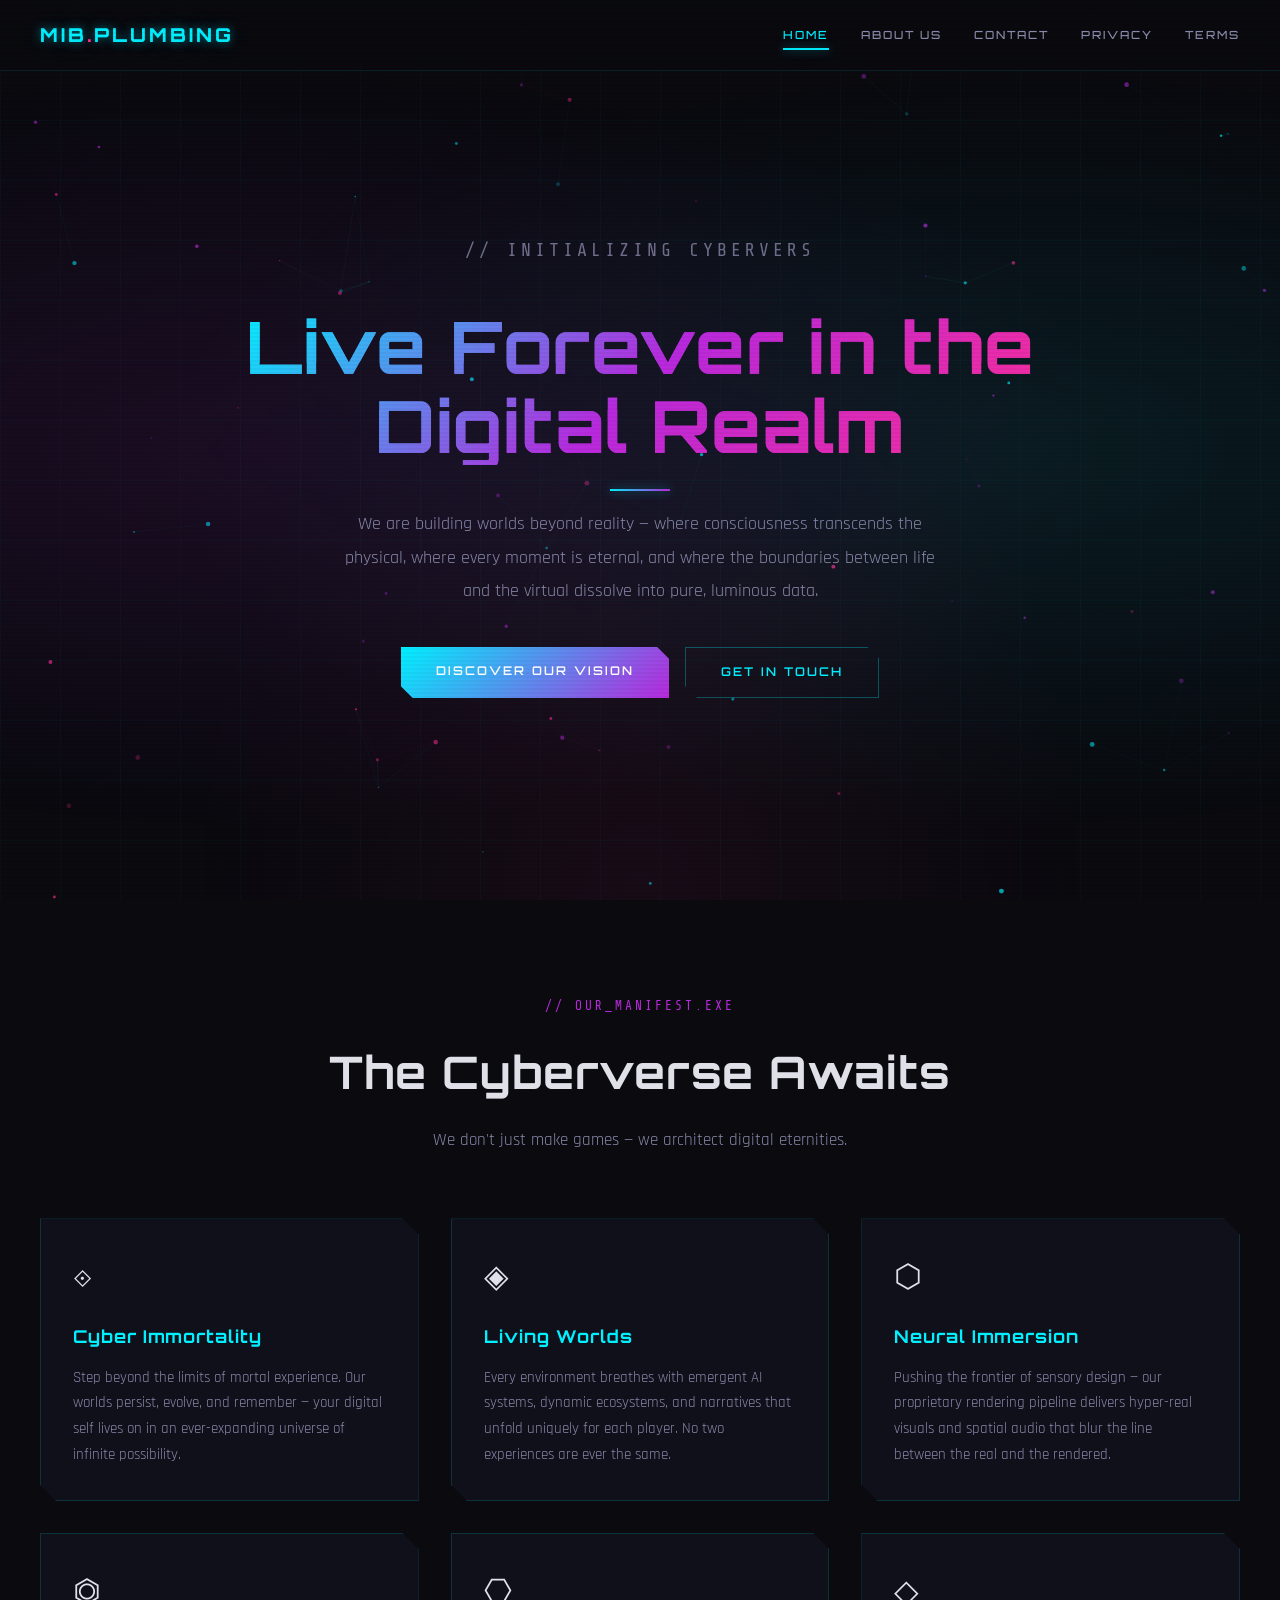
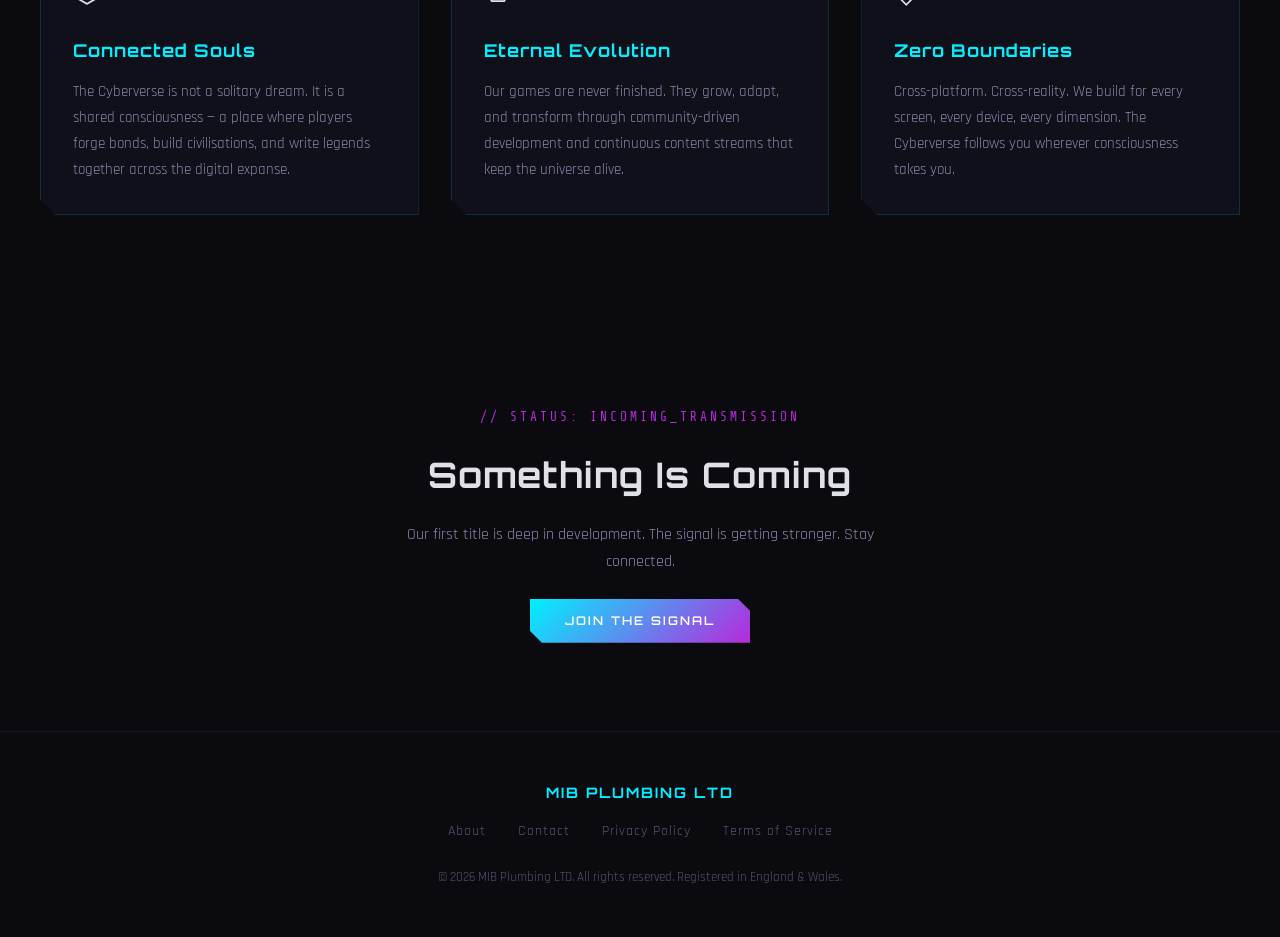
<file: index.html>
<!DOCTYPE html>
<html lang="en">
<head>
  <meta charset="UTF-8">
  <meta name="viewport" content="width=device-width, initial-scale=1.0">
  <title>MIB PLUMBING LTD — Enter the Cyberverse</title>
  <meta name="description" content="MIB Plumbing LTD — Building immersive digital worlds where virtual life becomes eternal. Dive into the Cyberverse.">
  <link rel="stylesheet" href="css/style.css">
  <link rel="icon" type="image/svg+xml" href="data:image/svg+xml,<svg xmlns='http://www.w3.org/2000/svg' viewBox='0 0 32 32'><text y='28' font-size='28'>🎮</text></svg>">
</head>
<body>

<canvas id="particles-canvas"></canvas>

<!-- Navigation -->
<nav class="navbar">
  <div class="container">
    <a href="index.html" class="nav-logo">MIB<span>.</span>PLUMBING</a>
    <ul class="nav-links">
      <li><a href="index.html" class="active">Home</a></li>
      <li><a href="about.html">About Us</a></li>
      <li><a href="contact.html">Contact</a></li>
      <li><a href="privacy.html">Privacy</a></li>
      <li><a href="terms.html">Terms</a></li>
    </ul>
    <div class="hamburger" aria-label="Toggle navigation">
      <span></span><span></span><span></span>
    </div>
  </div>
</nav>

<!-- Hero -->
<section class="hero">
  <div class="hero-bg"></div>
  <div class="hero-content">
    <p class="hero-tag">// initializing cyberverse protocol...</p>
    <h1 class="glitch" data-text="Live Forever in the Digital Realm">Live Forever in the Digital Realm</h1>
    <div class="neon-divider"></div>
    <p>We are building worlds beyond reality — where consciousness transcends the physical, where every moment is eternal, and where the boundaries between life and the virtual dissolve into pure, luminous data.</p>
    <div class="hero-cta">
      <a href="about.html" class="btn btn-primary">Discover Our Vision</a>
      <a href="contact.html" class="btn btn-outline">Get In Touch</a>
    </div>
  </div>
</section>

<!-- Vision Section -->
<section class="section">
  <div class="container">
    <div class="section-header animate-on-scroll">
      <span class="section-tag">// our_manifest.exe</span>
      <h2>The Cyberverse Awaits</h2>
      <p>We don't just make games — we architect digital eternities.</p>
    </div>
    <div class="feature-grid">
      <div class="card animate-on-scroll">
        <div class="card-icon">⟐</div>
        <h3>Cyber Immortality</h3>
        <p>Step beyond the limits of mortal experience. Our worlds persist, evolve, and remember — your digital self lives on in an ever-expanding universe of infinite possibility.</p>
      </div>
      <div class="card animate-on-scroll">
        <div class="card-icon">◈</div>
        <h3>Living Worlds</h3>
        <p>Every environment breathes with emergent AI systems, dynamic ecosystems, and narratives that unfold uniquely for each player. No two experiences are ever the same.</p>
      </div>
      <div class="card animate-on-scroll">
        <div class="card-icon">⬡</div>
        <h3>Neural Immersion</h3>
        <p>Pushing the frontier of sensory design — our proprietary rendering pipeline delivers hyper-real visuals and spatial audio that blur the line between the real and the rendered.</p>
      </div>
      <div class="card animate-on-scroll">
        <div class="card-icon">⏣</div>
        <h3>Connected Souls</h3>
        <p>The Cyberverse is not a solitary dream. It is a shared consciousness — a place where players forge bonds, build civilisations, and write legends together across the digital expanse.</p>
      </div>
      <div class="card animate-on-scroll">
        <div class="card-icon">⎔</div>
        <h3>Eternal Evolution</h3>
        <p>Our games are never finished. They grow, adapt, and transform through community-driven development and continuous content streams that keep the universe alive.</p>
      </div>
      <div class="card animate-on-scroll">
        <div class="card-icon">◇</div>
        <h3>Zero Boundaries</h3>
        <p>Cross-platform. Cross-reality. We build for every screen, every device, every dimension. The Cyberverse follows you wherever consciousness takes you.</p>
      </div>
    </div>
  </div>
</section>

<!-- CTA Section -->
<section class="section" style="text-align: center;">
  <div class="container animate-on-scroll">
    <span class="section-tag">// status: incoming_transmission</span>
    <h2 style="font-family: var(--font-display); font-size: clamp(1.5rem, 3vw, 2.2rem); margin-bottom: 1rem;">Something Is Coming</h2>
    <p style="color: var(--text-secondary); max-width: 500px; margin: 0 auto 2rem;">Our first title is deep in development. The signal is getting stronger. Stay connected.</p>
    <a href="contact.html" class="btn btn-primary">Join the Signal</a>
  </div>
</section>

<!-- Footer -->
<footer class="footer">
  <div class="footer-content">
    <span class="footer-logo">MIB PLUMBING LTD</span>
    <div class="footer-links">
      <a href="about.html">About</a>
      <a href="contact.html">Contact</a>
      <a href="privacy.html">Privacy Policy</a>
      <a href="terms.html">Terms of Service</a>
    </div>
    <p class="footer-copy">&copy; 2026 MIB Plumbing LTD. All rights reserved. Registered in England &amp; Wales.</p>
  </div>
</footer>

<script src="js/main.js"></script>
</body>
</html>
</file>
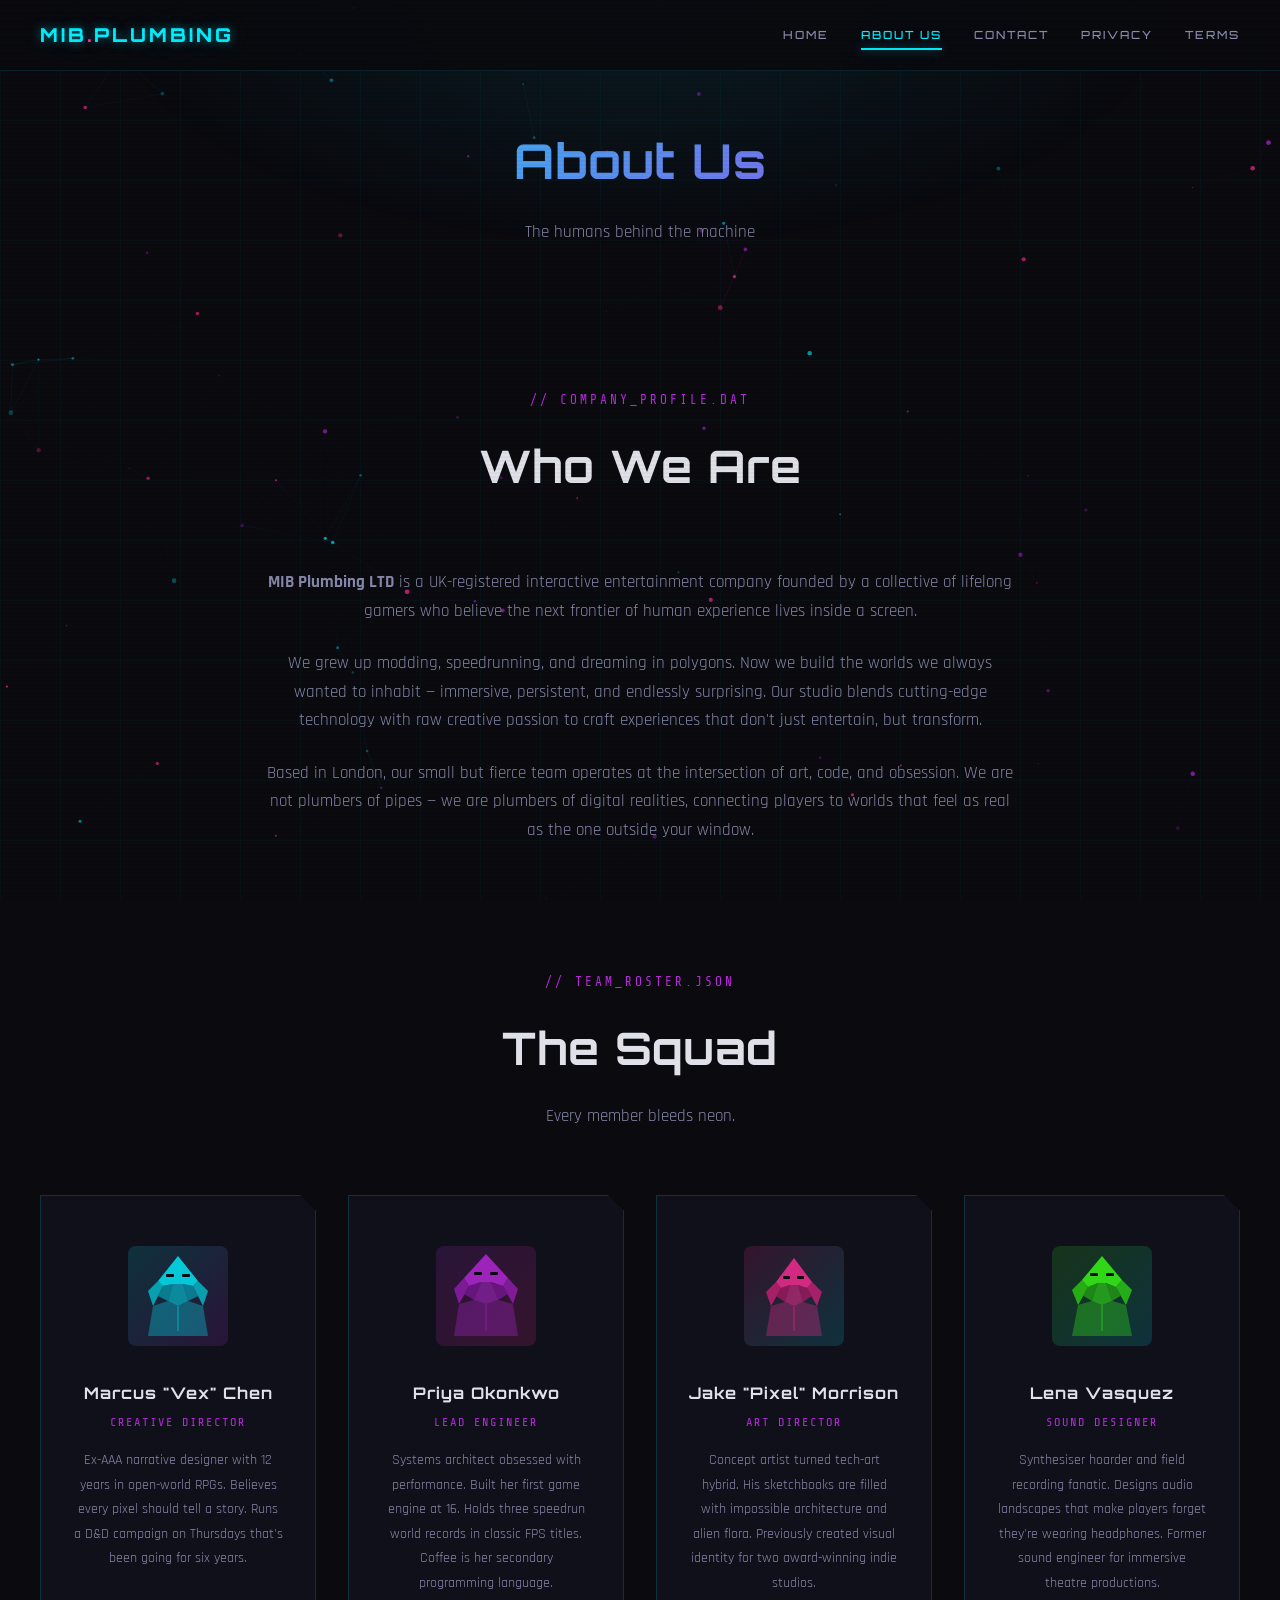
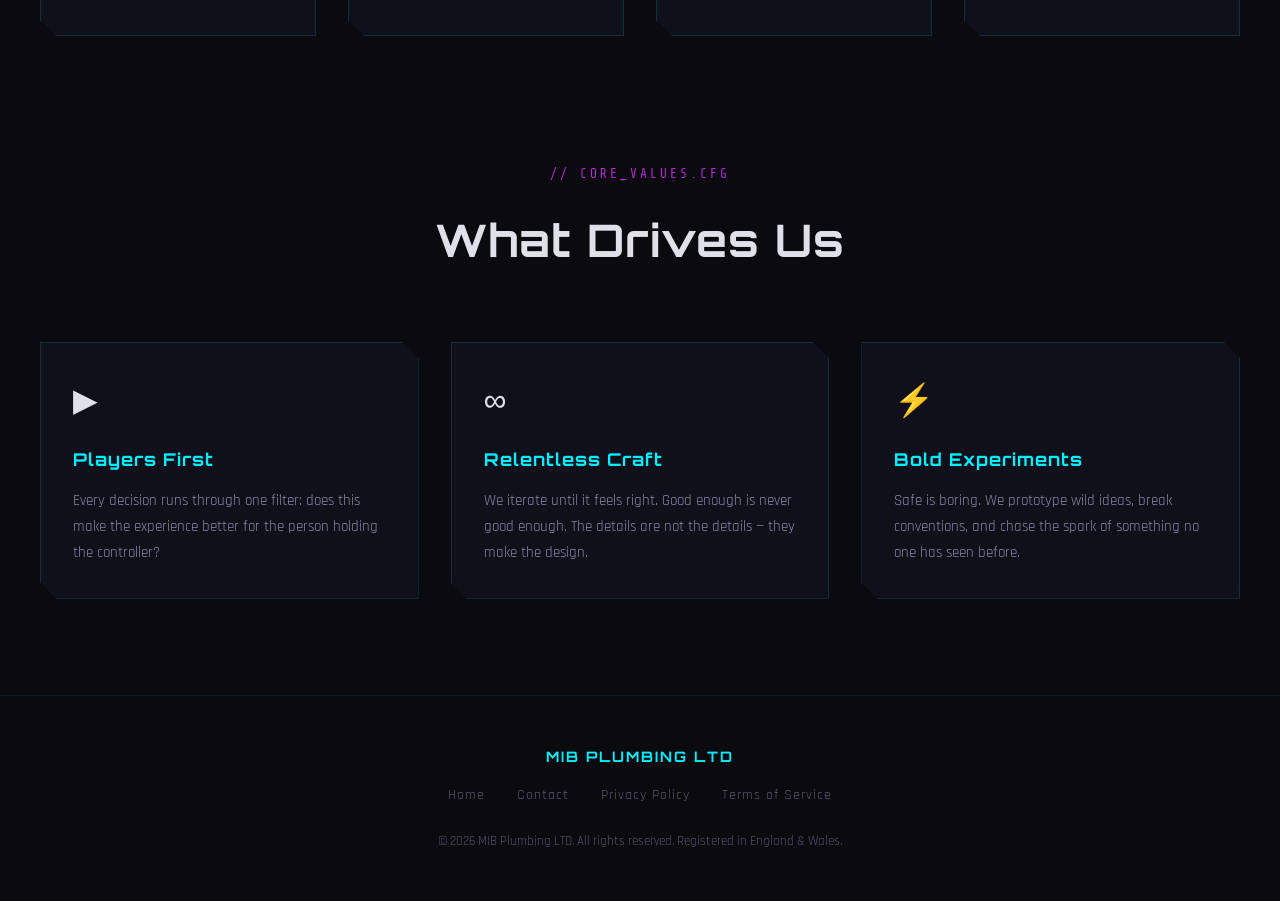
<file: about.html>
<!DOCTYPE html>
<html lang="en">
<head>
  <meta charset="UTF-8">
  <meta name="viewport" content="width=device-width, initial-scale=1.0">
  <title>About Us — MIB PLUMBING LTD</title>
  <meta name="description" content="Meet the team behind MIB Plumbing LTD — passionate gamers and digital architects building the future of interactive entertainment.">
  <link rel="stylesheet" href="css/style.css">
  <link rel="icon" type="image/svg+xml" href="data:image/svg+xml,<svg xmlns='http://www.w3.org/2000/svg' viewBox='0 0 32 32'><text y='28' font-size='28'>🎮</text></svg>">
</head>
<body>

<canvas id="particles-canvas"></canvas>

<!-- Navigation -->
<nav class="navbar">
  <div class="container">
    <a href="index.html" class="nav-logo">MIB<span>.</span>PLUMBING</a>
    <ul class="nav-links">
      <li><a href="index.html">Home</a></li>
      <li><a href="about.html" class="active">About Us</a></li>
      <li><a href="contact.html">Contact</a></li>
      <li><a href="privacy.html">Privacy</a></li>
      <li><a href="terms.html">Terms</a></li>
    </ul>
    <div class="hamburger" aria-label="Toggle navigation">
      <span></span><span></span><span></span>
    </div>
  </div>
</nav>

<!-- Page Header -->
<div class="page-header">
  <h1>About Us</h1>
  <p>The humans behind the machine</p>
</div>

<!-- Company Story -->
<section class="section">
  <div class="container">
    <div class="section-header animate-on-scroll">
      <span class="section-tag">// company_profile.dat</span>
      <h2>Who We Are</h2>
    </div>
    <div style="max-width: 750px; margin: 0 auto; text-align: center;" class="animate-on-scroll">
      <p style="color: var(--text-secondary); font-size: 1.05rem; margin-bottom: 1.5rem;">
        <strong>MIB Plumbing LTD</strong> is a UK-registered interactive entertainment company founded by a collective of lifelong gamers who believe the next frontier of human experience lives inside a screen.
      </p>
      <p style="color: var(--text-secondary); font-size: 1.05rem; margin-bottom: 1.5rem;">
        We grew up modding, speedrunning, and dreaming in polygons. Now we build the worlds we always wanted to inhabit — immersive, persistent, and endlessly surprising. Our studio blends cutting-edge technology with raw creative passion to craft experiences that don't just entertain, but transform.
      </p>
      <p style="color: var(--text-secondary); font-size: 1.05rem;">
        Based in London, our small but fierce team operates at the intersection of art, code, and obsession. We are not plumbers of pipes — we are plumbers of digital realities, connecting players to worlds that feel as real as the one outside your window.
      </p>
    </div>
  </div>
</section>

<!-- Team -->
<section class="section" style="padding-top: 2rem;">
  <div class="container">
    <div class="section-header animate-on-scroll">
      <span class="section-tag">// team_roster.json</span>
      <h2>The Squad</h2>
      <p>Every member bleeds neon.</p>
    </div>
    <div class="team-grid">

      <!-- Member 1 -->
      <div class="card team-card animate-on-scroll">
        <div class="team-avatar">
          <svg viewBox="0 0 120 120" xmlns="http://www.w3.org/2000/svg">
            <defs><linearGradient id="g1" x1="0%" y1="0%" x2="100%" y2="100%"><stop offset="0%" stop-color="#00f0ff"/><stop offset="100%" stop-color="#b829dd"/></linearGradient></defs>
            <rect x="10" y="10" width="100" height="100" fill="url(#g1)" opacity="0.15" rx="8"/>
            <!-- Low poly head -->
            <polygon points="60,20 40,45 45,50 55,48 65,48 75,50 80,45" fill="#00f0ff" opacity="0.8"/>
            <polygon points="40,45 45,50 35,70 30,55" fill="#00d4e0" opacity="0.7"/>
            <polygon points="80,45 75,50 85,70 90,55" fill="#00d4e0" opacity="0.7"/>
            <polygon points="45,50 55,48 50,65 40,60 35,70" fill="#00b8cc" opacity="0.6"/>
            <polygon points="75,50 65,48 70,65 80,60 85,70" fill="#00b8cc" opacity="0.6"/>
            <polygon points="55,48 65,48 70,65 60,70 50,65" fill="#00f0ff" opacity="0.5"/>
            <!-- Eyes -->
            <rect x="48" y="38" width="8" height="3" fill="#0a0a0f" rx="1"/>
            <rect x="64" y="38" width="8" height="3" fill="#0a0a0f" rx="1"/>
            <!-- Body -->
            <polygon points="35,70 50,65 60,70 70,65 85,70 90,100 30,100" fill="#00f0ff" opacity="0.3"/>
            <line x1="60" y1="70" x2="60" y2="95" stroke="#00f0ff" stroke-width="1" opacity="0.5"/>
          </svg>
        </div>
        <h3>Marcus "Vex" Chen</h3>
        <span class="team-role">Creative Director</span>
        <p>Ex-AAA narrative designer with 12 years in open-world RPGs. Believes every pixel should tell a story. Runs a D&amp;D campaign on Thursdays that's been going for six years.</p>
      </div>

      <!-- Member 2 -->
      <div class="card team-card animate-on-scroll">
        <div class="team-avatar">
          <svg viewBox="0 0 120 120" xmlns="http://www.w3.org/2000/svg">
            <defs><linearGradient id="g2" x1="0%" y1="0%" x2="100%" y2="100%"><stop offset="0%" stop-color="#b829dd"/><stop offset="100%" stop-color="#ff2d95"/></linearGradient></defs>
            <rect x="10" y="10" width="100" height="100" fill="url(#g2)" opacity="0.15" rx="8"/>
            <polygon points="60,18 38,42 43,50 55,46 65,46 77,50 82,42" fill="#b829dd" opacity="0.8"/>
            <polygon points="38,42 43,50 33,68 28,53" fill="#a020c0" opacity="0.7"/>
            <polygon points="82,42 77,50 87,68 92,53" fill="#a020c0" opacity="0.7"/>
            <polygon points="43,50 55,46 48,64 38,58 33,68" fill="#9018b0" opacity="0.6"/>
            <polygon points="77,50 65,46 72,64 82,58 87,68" fill="#9018b0" opacity="0.6"/>
            <polygon points="55,46 65,46 72,64 60,68 48,64" fill="#b829dd" opacity="0.5"/>
            <rect x="48" y="36" width="8" height="3" fill="#0a0a0f" rx="1"/>
            <rect x="64" y="36" width="8" height="3" fill="#0a0a0f" rx="1"/>
            <polygon points="33,68 48,64 60,68 72,64 87,68 92,100 28,100" fill="#b829dd" opacity="0.3"/>
            <line x1="60" y1="68" x2="60" y2="95" stroke="#b829dd" stroke-width="1" opacity="0.5"/>
          </svg>
        </div>
        <h3>Priya Okonkwo</h3>
        <span class="team-role">Lead Engineer</span>
        <p>Systems architect obsessed with performance. Built her first game engine at 16. Holds three speedrun world records in classic FPS titles. Coffee is her secondary programming language.</p>
      </div>

      <!-- Member 3 -->
      <div class="card team-card animate-on-scroll">
        <div class="team-avatar">
          <svg viewBox="0 0 120 120" xmlns="http://www.w3.org/2000/svg">
            <defs><linearGradient id="g3" x1="0%" y1="0%" x2="100%" y2="100%"><stop offset="0%" stop-color="#ff2d95"/><stop offset="100%" stop-color="#00f0ff"/></linearGradient></defs>
            <rect x="10" y="10" width="100" height="100" fill="url(#g3)" opacity="0.15" rx="8"/>
            <polygon points="60,22 42,46 47,52 56,49 64,49 73,52 78,46" fill="#ff2d95" opacity="0.8"/>
            <polygon points="42,46 47,52 37,70 32,56" fill="#e02080" opacity="0.7"/>
            <polygon points="78,46 73,52 83,70 88,56" fill="#e02080" opacity="0.7"/>
            <polygon points="47,52 56,49 51,66 42,60 37,70" fill="#cc1870" opacity="0.6"/>
            <polygon points="73,52 64,49 69,66 78,60 83,70" fill="#cc1870" opacity="0.6"/>
            <polygon points="56,49 64,49 69,66 60,70 51,66" fill="#ff2d95" opacity="0.5"/>
            <rect x="49" y="40" width="7" height="3" fill="#0a0a0f" rx="1"/>
            <rect x="63" y="40" width="7" height="3" fill="#0a0a0f" rx="1"/>
            <polygon points="37,70 51,66 60,70 69,66 83,70 88,100 32,100" fill="#ff2d95" opacity="0.3"/>
            <line x1="60" y1="70" x2="60" y2="95" stroke="#ff2d95" stroke-width="1" opacity="0.5"/>
          </svg>
        </div>
        <h3>Jake "Pixel" Morrison</h3>
        <span class="team-role">Art Director</span>
        <p>Concept artist turned tech-art hybrid. His sketchbooks are filled with impossible architecture and alien flora. Previously created visual identity for two award-winning indie studios.</p>
      </div>

      <!-- Member 4 -->
      <div class="card team-card animate-on-scroll">
        <div class="team-avatar">
          <svg viewBox="0 0 120 120" xmlns="http://www.w3.org/2000/svg">
            <defs><linearGradient id="g4" x1="0%" y1="0%" x2="100%" y2="100%"><stop offset="0%" stop-color="#39ff14"/><stop offset="100%" stop-color="#00f0ff"/></linearGradient></defs>
            <rect x="10" y="10" width="100" height="100" fill="url(#g4)" opacity="0.15" rx="8"/>
            <polygon points="60,20 40,44 46,51 56,47 64,47 74,51 80,44" fill="#39ff14" opacity="0.8"/>
            <polygon points="40,44 46,51 36,69 30,54" fill="#30e010" opacity="0.7"/>
            <polygon points="80,44 74,51 84,69 90,54" fill="#30e010" opacity="0.7"/>
            <polygon points="46,51 56,47 50,65 40,59 36,69" fill="#28c00e" opacity="0.6"/>
            <polygon points="74,51 64,47 70,65 80,59 84,69" fill="#28c00e" opacity="0.6"/>
            <polygon points="56,47 64,47 70,65 60,69 50,65" fill="#39ff14" opacity="0.5"/>
            <rect x="48" y="37" width="8" height="3" fill="#0a0a0f" rx="1"/>
            <rect x="64" y="37" width="8" height="3" fill="#0a0a0f" rx="1"/>
            <polygon points="36,69 50,65 60,69 70,65 84,69 90,100 30,100" fill="#39ff14" opacity="0.3"/>
            <line x1="60" y1="69" x2="60" y2="95" stroke="#39ff14" stroke-width="1" opacity="0.5"/>
          </svg>
        </div>
        <h3>Lena Vasquez</h3>
        <span class="team-role">Sound Designer</span>
        <p>Synthesiser hoarder and field recording fanatic. Designs audio landscapes that make players forget they're wearing headphones. Former sound engineer for immersive theatre productions.</p>
      </div>

    </div>
  </div>
</section>

<!-- Values -->
<section class="section" style="padding-top: 2rem;">
  <div class="container">
    <div class="section-header animate-on-scroll">
      <span class="section-tag">// core_values.cfg</span>
      <h2>What Drives Us</h2>
    </div>
    <div class="feature-grid">
      <div class="card animate-on-scroll">
        <div class="card-icon">▶</div>
        <h3>Players First</h3>
        <p>Every decision runs through one filter: does this make the experience better for the person holding the controller?</p>
      </div>
      <div class="card animate-on-scroll">
        <div class="card-icon">∞</div>
        <h3>Relentless Craft</h3>
        <p>We iterate until it feels right. Good enough is never good enough. The details are not the details — they make the design.</p>
      </div>
      <div class="card animate-on-scroll">
        <div class="card-icon">⚡</div>
        <h3>Bold Experiments</h3>
        <p>Safe is boring. We prototype wild ideas, break conventions, and chase the spark of something no one has seen before.</p>
      </div>
    </div>
  </div>
</section>

<!-- Footer -->
<footer class="footer">
  <div class="footer-content">
    <span class="footer-logo">MIB PLUMBING LTD</span>
    <div class="footer-links">
      <a href="index.html">Home</a>
      <a href="contact.html">Contact</a>
      <a href="privacy.html">Privacy Policy</a>
      <a href="terms.html">Terms of Service</a>
    </div>
    <p class="footer-copy">&copy; 2026 MIB Plumbing LTD. All rights reserved. Registered in England &amp; Wales.</p>
  </div>
</footer>

<script src="js/main.js"></script>
</body>
</html>
</file>
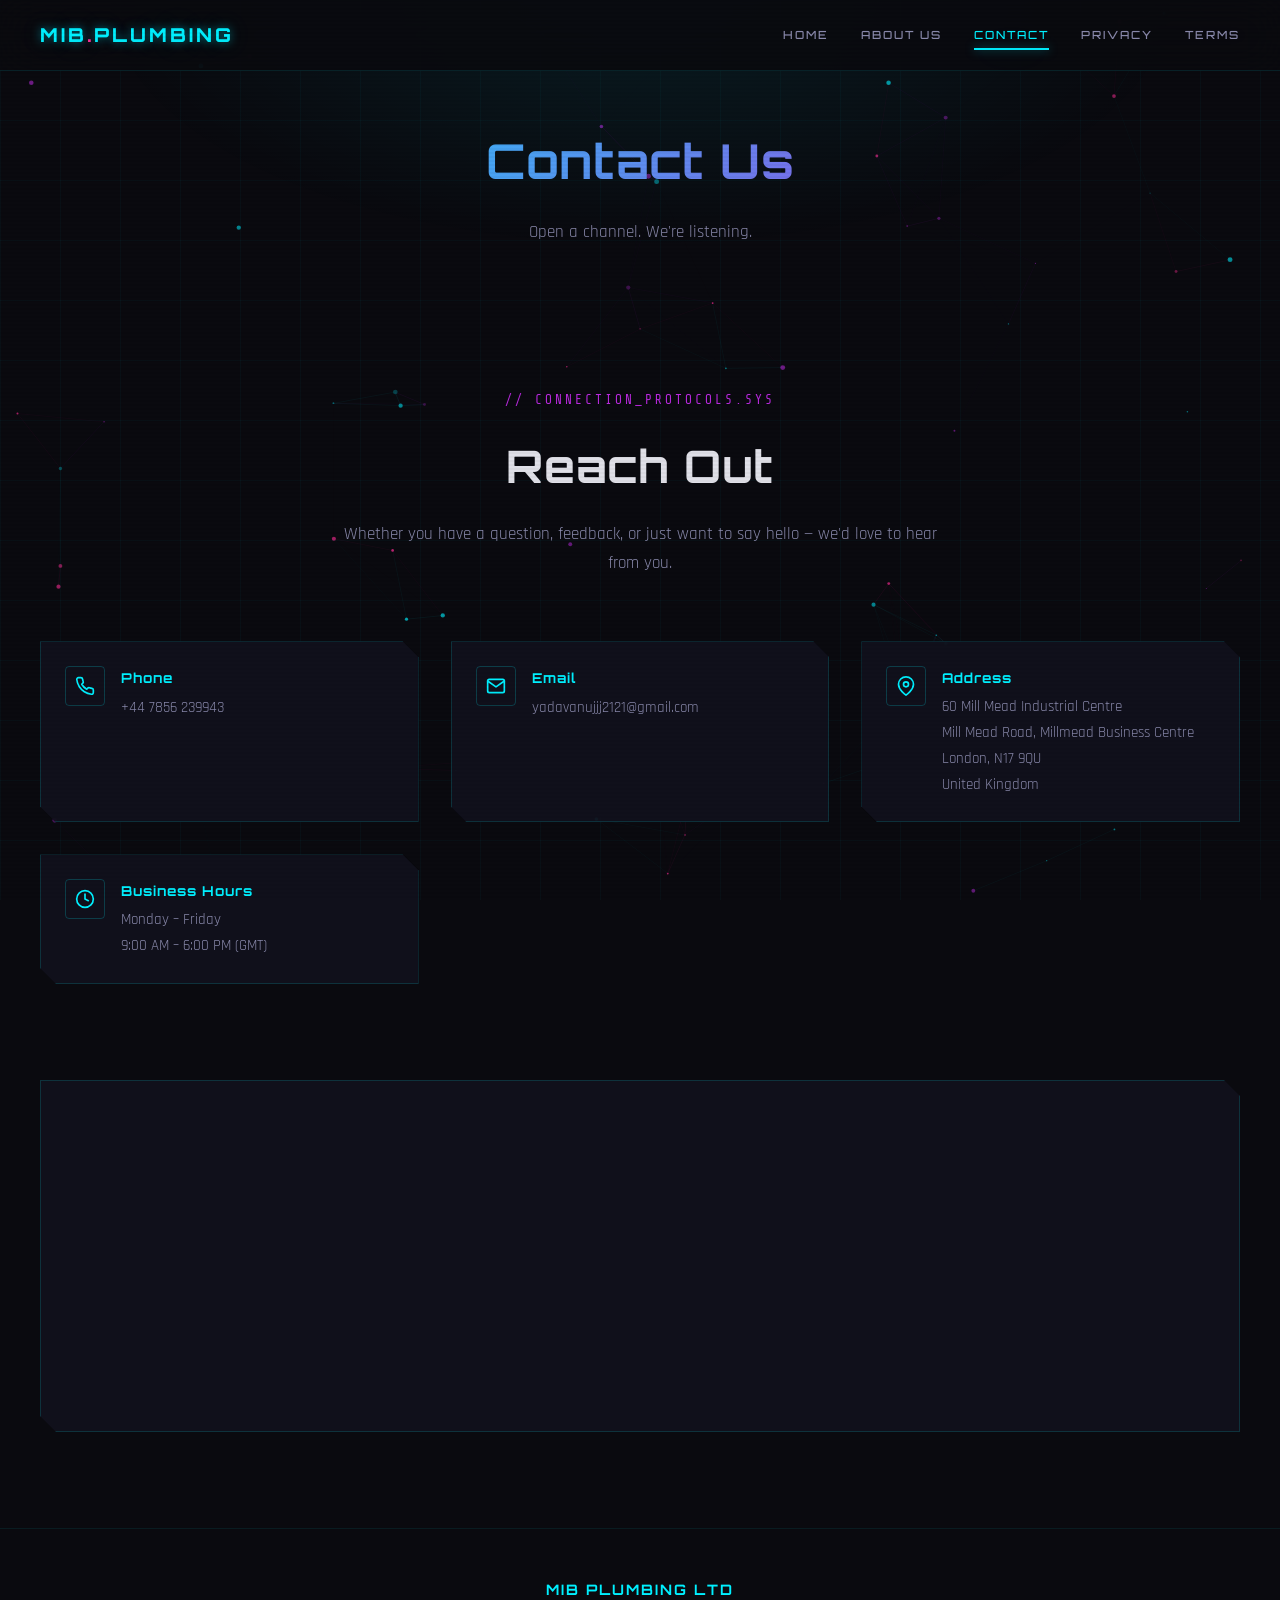
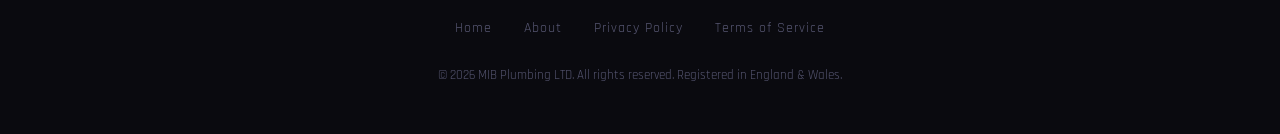
<file: contact.html>
<!DOCTYPE html>
<html lang="en">
<head>
  <meta charset="UTF-8">
  <meta name="viewport" content="width=device-width, initial-scale=1.0">
  <title>Contact Us — MIB PLUMBING LTD</title>
  <meta name="description" content="Get in touch with MIB Plumbing LTD. We'd love to hear from you.">
  <link rel="stylesheet" href="css/style.css">
  <link rel="icon" type="image/svg+xml" href="data:image/svg+xml,<svg xmlns='http://www.w3.org/2000/svg' viewBox='0 0 32 32'><text y='28' font-size='28'>🎮</text></svg>">
</head>
<body>

<canvas id="particles-canvas"></canvas>

<!-- Navigation -->
<nav class="navbar">
  <div class="container">
    <a href="index.html" class="nav-logo">MIB<span>.</span>PLUMBING</a>
    <ul class="nav-links">
      <li><a href="index.html">Home</a></li>
      <li><a href="about.html">About Us</a></li>
      <li><a href="contact.html" class="active">Contact</a></li>
      <li><a href="privacy.html">Privacy</a></li>
      <li><a href="terms.html">Terms</a></li>
    </ul>
    <div class="hamburger" aria-label="Toggle navigation">
      <span></span><span></span><span></span>
    </div>
  </div>
</nav>

<!-- Page Header -->
<div class="page-header">
  <h1>Contact Us</h1>
  <p>Open a channel. We're listening.</p>
</div>

<!-- Contact Info -->
<section class="section">
  <div class="container">
    <div class="section-header animate-on-scroll">
      <span class="section-tag">// connection_protocols.sys</span>
      <h2>Reach Out</h2>
      <p>Whether you have a question, feedback, or just want to say hello — we'd love to hear from you.</p>
    </div>

    <div class="contact-grid">
      <div class="card contact-item animate-on-scroll">
        <div class="contact-icon">
          <svg width="20" height="20" viewBox="0 0 24 24" fill="none" stroke="currentColor" stroke-width="2" stroke-linecap="round" stroke-linejoin="round">
            <path d="M22 16.92v3a2 2 0 01-2.18 2 19.79 19.79 0 01-8.63-3.07 19.5 19.5 0 01-6-6 19.79 19.79 0 01-3.07-8.67A2 2 0 014.11 2h3a2 2 0 012 1.72 12.84 12.84 0 00.7 2.81 2 2 0 01-.45 2.11L8.09 9.91a16 16 0 006 6l1.27-1.27a2 2 0 012.11-.45 12.84 12.84 0 002.81.7A2 2 0 0122 16.92z"/>
          </svg>
        </div>
        <div>
          <h3>Phone</h3>
          <a href="tel:+447856239943">+44 7856 239943</a>
        </div>
      </div>

      <div class="card contact-item animate-on-scroll">
        <div class="contact-icon">
          <svg width="20" height="20" viewBox="0 0 24 24" fill="none" stroke="currentColor" stroke-width="2" stroke-linecap="round" stroke-linejoin="round">
            <path d="M4 4h16c1.1 0 2 .9 2 2v12c0 1.1-.9 2-2 2H4c-1.1 0-2-.9-2-2V6c0-1.1.9-2 2-2z"/><polyline points="22,6 12,13 2,6"/>
          </svg>
        </div>
        <div>
          <h3>Email</h3>
          <a href="mailto:yadavanujjj2121@gmail.com">yadavanujjj2121@gmail.com</a>
        </div>
      </div>

      <div class="card contact-item animate-on-scroll">
        <div class="contact-icon">
          <svg width="20" height="20" viewBox="0 0 24 24" fill="none" stroke="currentColor" stroke-width="2" stroke-linecap="round" stroke-linejoin="round">
            <path d="M21 10c0 7-9 13-9 13s-9-6-9-13a9 9 0 0118 0z"/><circle cx="12" cy="10" r="3"/>
          </svg>
        </div>
        <div>
          <h3>Address</h3>
          <p>60 Mill Mead Industrial Centre<br>Mill Mead Road, Millmead Business Centre<br>London, N17 9QU<br>United Kingdom</p>
        </div>
      </div>

      <div class="card contact-item animate-on-scroll">
        <div class="contact-icon">
          <svg width="20" height="20" viewBox="0 0 24 24" fill="none" stroke="currentColor" stroke-width="2" stroke-linecap="round" stroke-linejoin="round">
            <circle cx="12" cy="12" r="10"/><polyline points="12 6 12 12 16 14"/>
          </svg>
        </div>
        <div>
          <h3>Business Hours</h3>
          <p>Monday – Friday<br>9:00 AM – 6:00 PM (GMT)</p>
        </div>
      </div>
    </div>
  </div>
</section>

<!-- Map Placeholder -->
<section class="section" style="padding-top: 0;">
  <div class="container">
    <div class="card animate-on-scroll" style="padding: 0; overflow: hidden;">
      <iframe
        src="https://www.google.com/maps/embed?pb=!1m18!1m12!1m3!1d2479.5!2d-0.065!3d51.595!2m3!1f0!2f0!3f0!3m2!1i1024!2i768!4f13.1!3m3!1m2!1s0x48761c80d7d63e31%3A0x0!2sN17+9QU!5e0!3m2!1sen!2suk!4v1"
        width="100%"
        height="350"
        style="border:0; display:block; filter: invert(90%) hue-rotate(180deg) saturate(0.5) brightness(0.8);"
        allowfullscreen=""
        loading="lazy"
        referrerpolicy="no-referrer-when-downgrade">
      </iframe>
    </div>
  </div>
</section>

<!-- Footer -->
<footer class="footer">
  <div class="footer-content">
    <span class="footer-logo">MIB PLUMBING LTD</span>
    <div class="footer-links">
      <a href="index.html">Home</a>
      <a href="about.html">About</a>
      <a href="privacy.html">Privacy Policy</a>
      <a href="terms.html">Terms of Service</a>
    </div>
    <p class="footer-copy">&copy; 2026 MIB Plumbing LTD. All rights reserved. Registered in England &amp; Wales.</p>
  </div>
</footer>

<script src="js/main.js"></script>
</body>
</html>
</file>
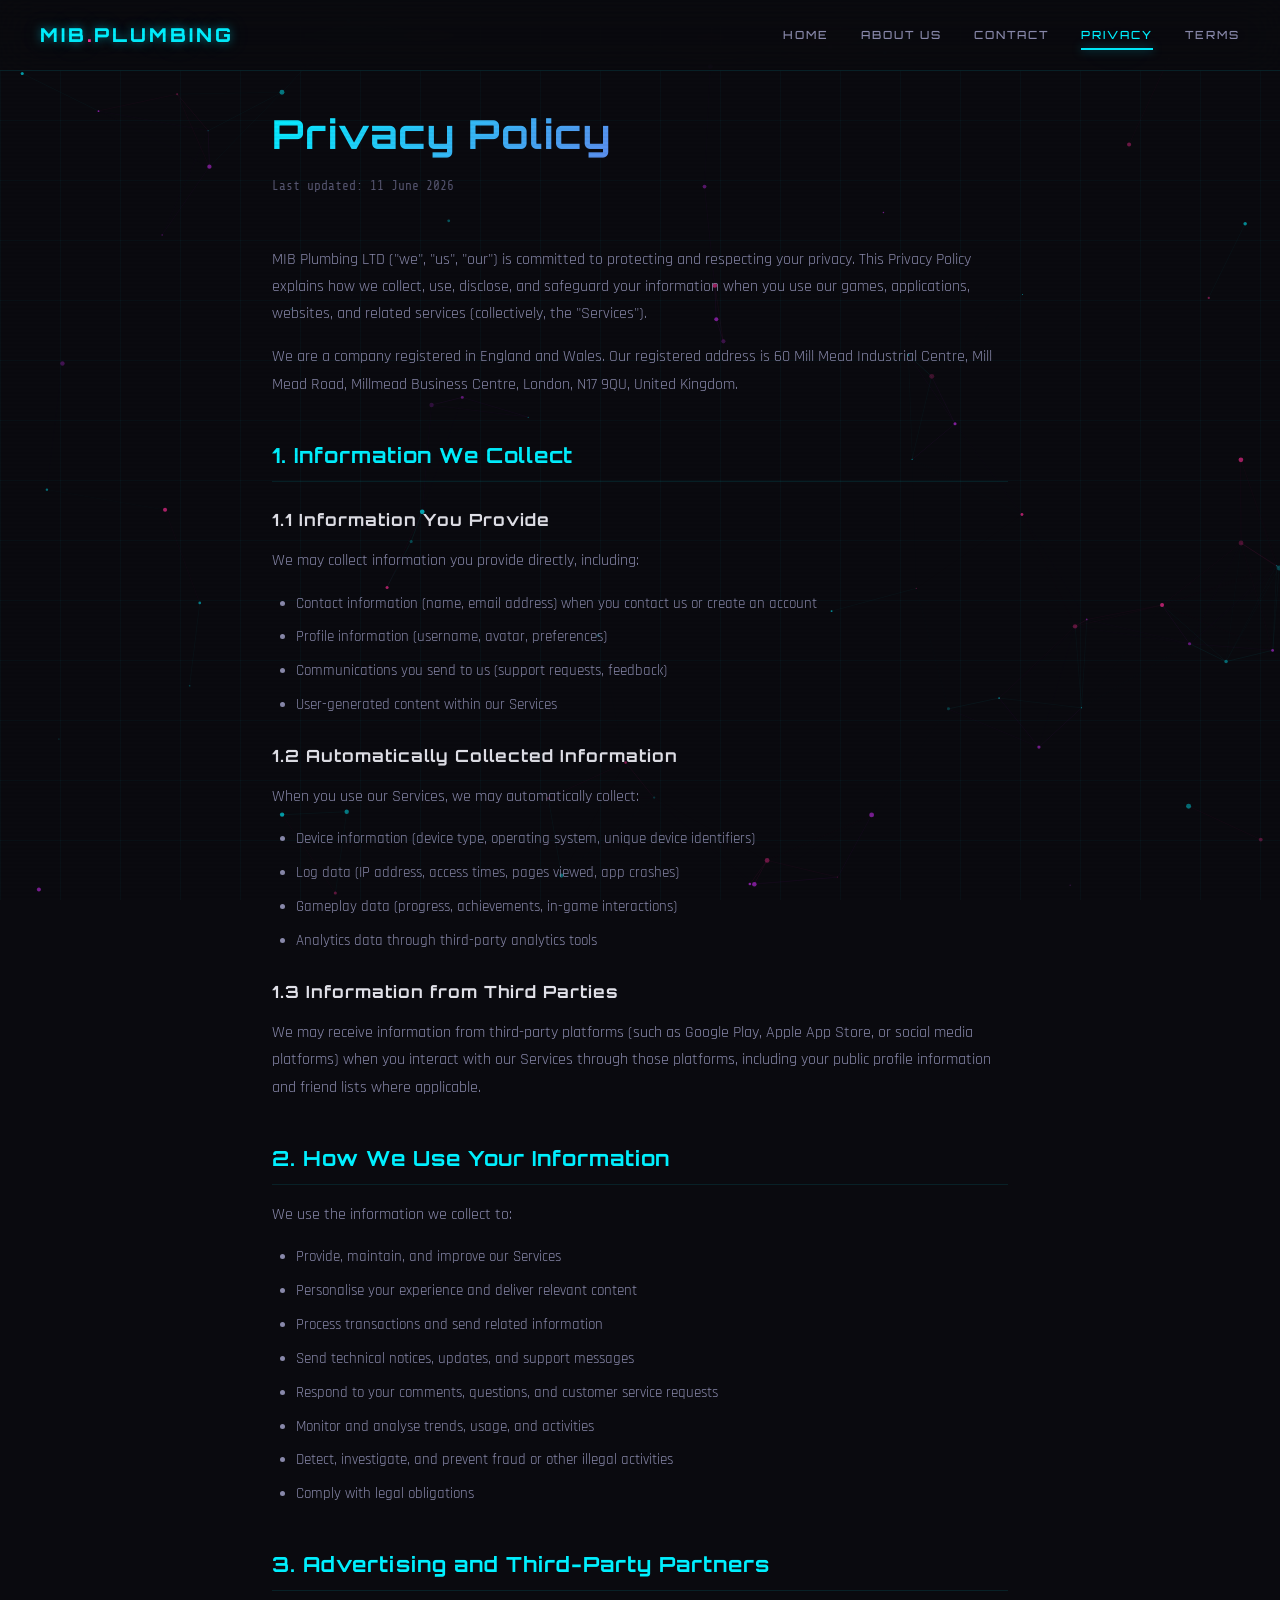
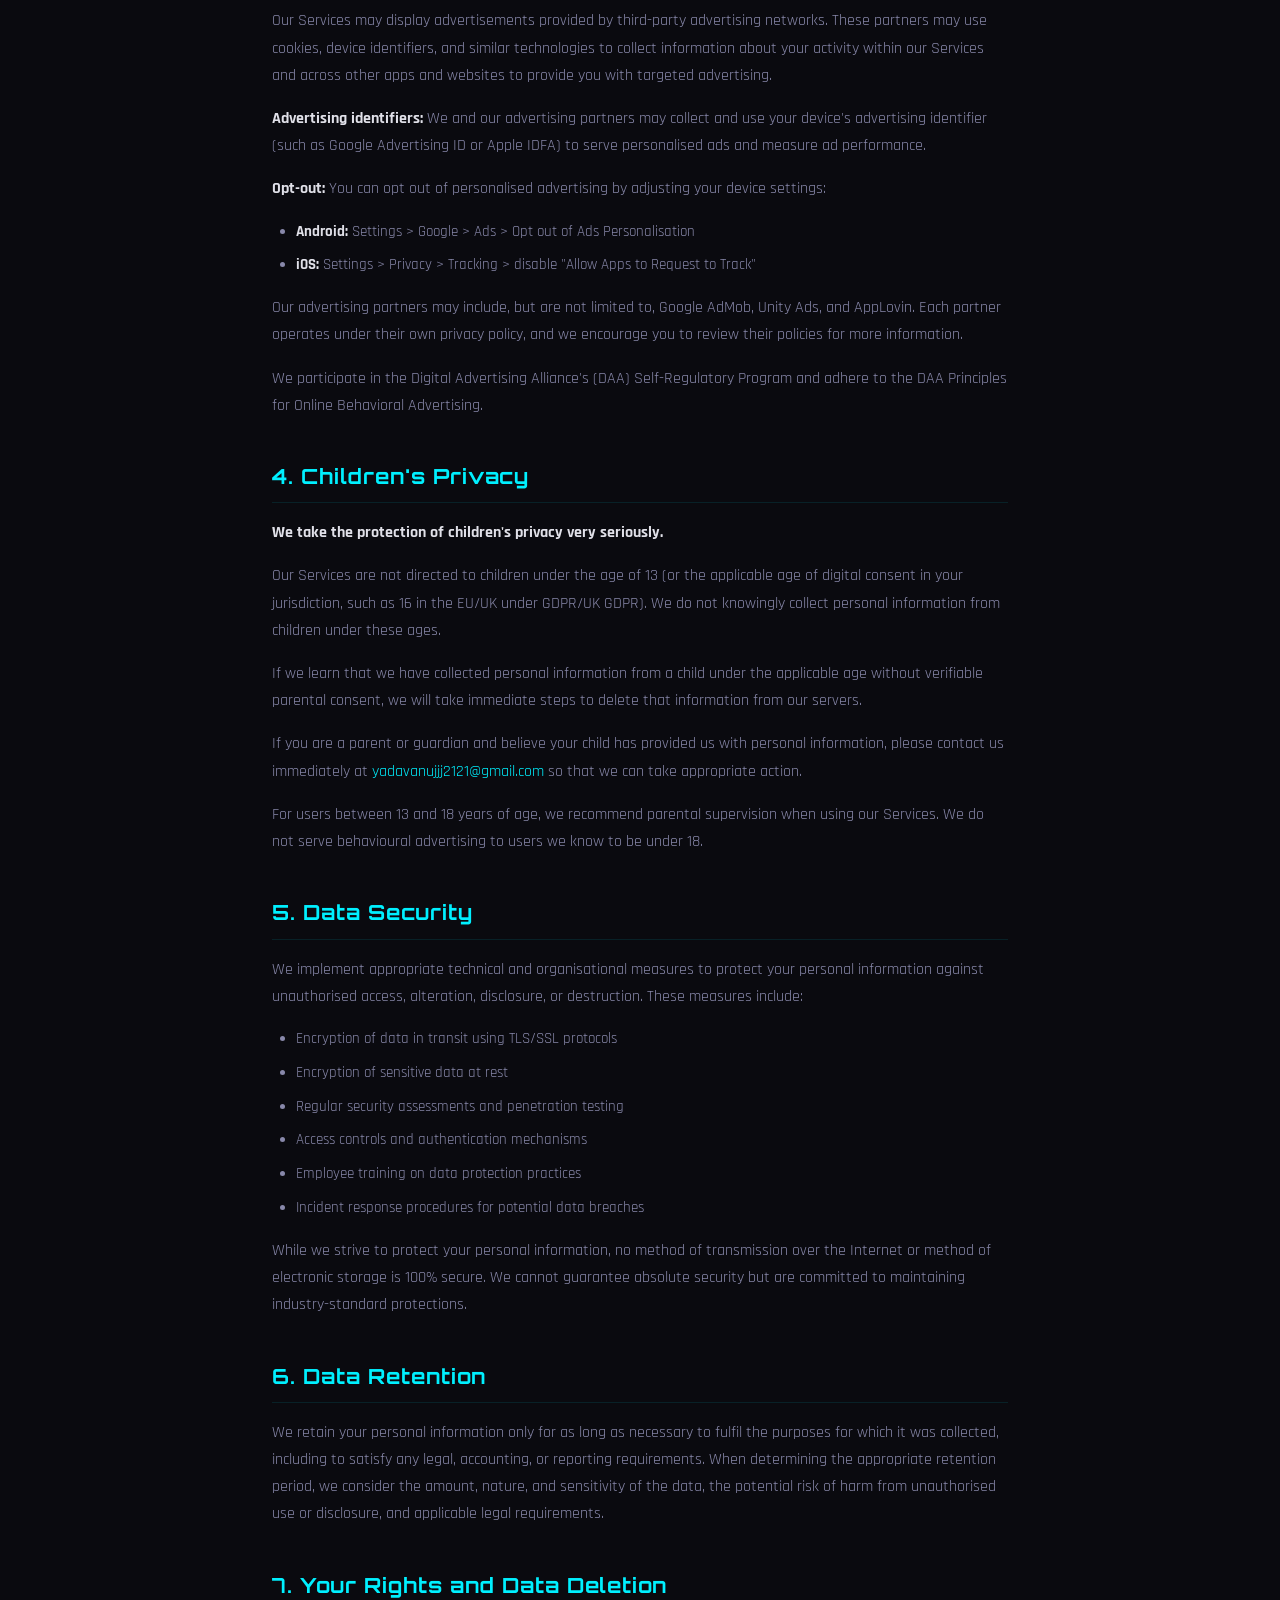
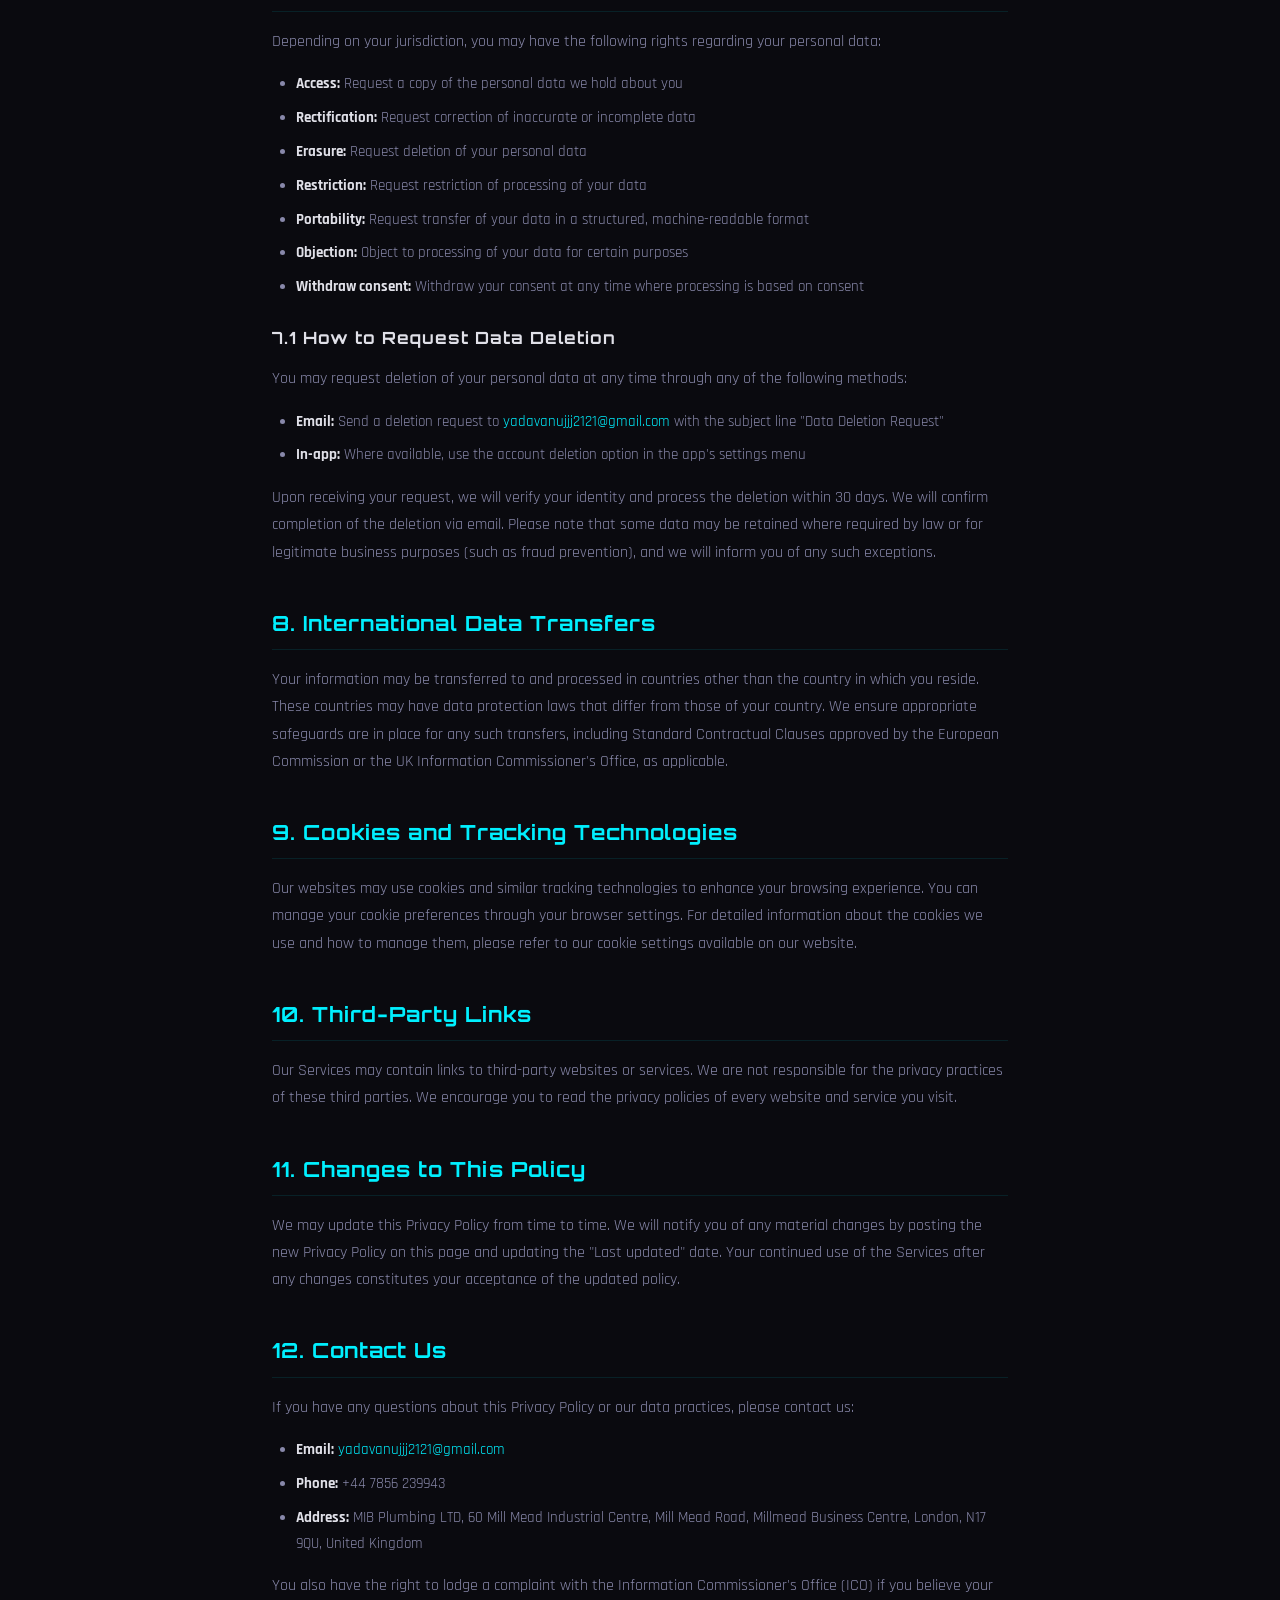
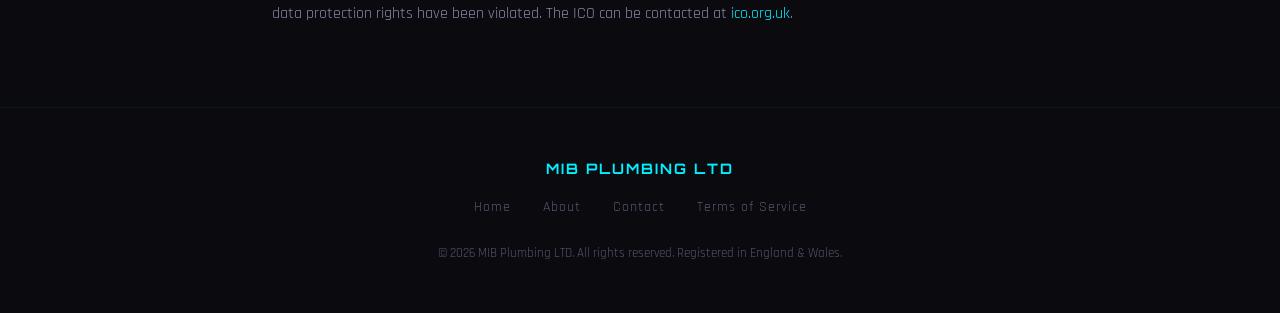
<file: privacy.html>
<!DOCTYPE html>
<html lang="en">
<head>
  <meta charset="UTF-8">
  <meta name="viewport" content="width=device-width, initial-scale=1.0">
  <title>Privacy Policy — MIB PLUMBING LTD</title>
  <meta name="description" content="Privacy Policy for MIB Plumbing LTD. Learn how we collect, use, and protect your personal data.">
  <link rel="stylesheet" href="css/style.css">
  <link rel="icon" type="image/svg+xml" href="data:image/svg+xml,<svg xmlns='http://www.w3.org/2000/svg' viewBox='0 0 32 32'><text y='28' font-size='28'>🎮</text></svg>">
</head>
<body>

<canvas id="particles-canvas"></canvas>

<!-- Navigation -->
<nav class="navbar">
  <div class="container">
    <a href="index.html" class="nav-logo">MIB<span>.</span>PLUMBING</a>
    <ul class="nav-links">
      <li><a href="index.html">Home</a></li>
      <li><a href="about.html">About Us</a></li>
      <li><a href="contact.html">Contact</a></li>
      <li><a href="privacy.html" class="active">Privacy</a></li>
      <li><a href="terms.html">Terms</a></li>
    </ul>
    <div class="hamburger" aria-label="Toggle navigation">
      <span></span><span></span><span></span>
    </div>
  </div>
</nav>

<!-- Content -->
<div class="legal-page">
  <div class="legal-content">
    <h1>Privacy Policy</h1>
    <span class="legal-date">Last updated: 11 June 2026</span>

    <p>MIB Plumbing LTD ("we", "us", "our") is committed to protecting and respecting your privacy. This Privacy Policy explains how we collect, use, disclose, and safeguard your information when you use our games, applications, websites, and related services (collectively, the "Services").</p>
    <p>We are a company registered in England and Wales. Our registered address is 60 Mill Mead Industrial Centre, Mill Mead Road, Millmead Business Centre, London, N17 9QU, United Kingdom.</p>

    <h2>1. Information We Collect</h2>
    <h3>1.1 Information You Provide</h3>
    <p>We may collect information you provide directly, including:</p>
    <ul>
      <li>Contact information (name, email address) when you contact us or create an account</li>
      <li>Profile information (username, avatar, preferences)</li>
      <li>Communications you send to us (support requests, feedback)</li>
      <li>User-generated content within our Services</li>
    </ul>

    <h3>1.2 Automatically Collected Information</h3>
    <p>When you use our Services, we may automatically collect:</p>
    <ul>
      <li>Device information (device type, operating system, unique device identifiers)</li>
      <li>Log data (IP address, access times, pages viewed, app crashes)</li>
      <li>Gameplay data (progress, achievements, in-game interactions)</li>
      <li>Analytics data through third-party analytics tools</li>
    </ul>

    <h3>1.3 Information from Third Parties</h3>
    <p>We may receive information from third-party platforms (such as Google Play, Apple App Store, or social media platforms) when you interact with our Services through those platforms, including your public profile information and friend lists where applicable.</p>

    <h2>2. How We Use Your Information</h2>
    <p>We use the information we collect to:</p>
    <ul>
      <li>Provide, maintain, and improve our Services</li>
      <li>Personalise your experience and deliver relevant content</li>
      <li>Process transactions and send related information</li>
      <li>Send technical notices, updates, and support messages</li>
      <li>Respond to your comments, questions, and customer service requests</li>
      <li>Monitor and analyse trends, usage, and activities</li>
      <li>Detect, investigate, and prevent fraud or other illegal activities</li>
      <li>Comply with legal obligations</li>
    </ul>

    <h2>3. Advertising and Third-Party Partners</h2>
    <p>Our Services may display advertisements provided by third-party advertising networks. These partners may use cookies, device identifiers, and similar technologies to collect information about your activity within our Services and across other apps and websites to provide you with targeted advertising.</p>
    <p><strong>Advertising identifiers:</strong> We and our advertising partners may collect and use your device's advertising identifier (such as Google Advertising ID or Apple IDFA) to serve personalised ads and measure ad performance.</p>
    <p><strong>Opt-out:</strong> You can opt out of personalised advertising by adjusting your device settings:</p>
    <ul>
      <li><strong>Android:</strong> Settings &gt; Google &gt; Ads &gt; Opt out of Ads Personalisation</li>
      <li><strong>iOS:</strong> Settings &gt; Privacy &gt; Tracking &gt; disable "Allow Apps to Request to Track"</li>
    </ul>
    <p>Our advertising partners may include, but are not limited to, Google AdMob, Unity Ads, and AppLovin. Each partner operates under their own privacy policy, and we encourage you to review their policies for more information.</p>
    <p>We participate in the Digital Advertising Alliance's (DAA) Self-Regulatory Program and adhere to the DAA Principles for Online Behavioral Advertising.</p>

    <h2>4. Children's Privacy</h2>
    <p><strong>We take the protection of children's privacy very seriously.</strong></p>
    <p>Our Services are not directed to children under the age of 13 (or the applicable age of digital consent in your jurisdiction, such as 16 in the EU/UK under GDPR/UK GDPR). We do not knowingly collect personal information from children under these ages.</p>
    <p>If we learn that we have collected personal information from a child under the applicable age without verifiable parental consent, we will take immediate steps to delete that information from our servers.</p>
    <p>If you are a parent or guardian and believe your child has provided us with personal information, please contact us immediately at <a href="mailto:yadavanujjj2121@gmail.com">yadavanujjj2121@gmail.com</a> so that we can take appropriate action.</p>
    <p>For users between 13 and 18 years of age, we recommend parental supervision when using our Services. We do not serve behavioural advertising to users we know to be under 18.</p>

    <h2>5. Data Security</h2>
    <p>We implement appropriate technical and organisational measures to protect your personal information against unauthorised access, alteration, disclosure, or destruction. These measures include:</p>
    <ul>
      <li>Encryption of data in transit using TLS/SSL protocols</li>
      <li>Encryption of sensitive data at rest</li>
      <li>Regular security assessments and penetration testing</li>
      <li>Access controls and authentication mechanisms</li>
      <li>Employee training on data protection practices</li>
      <li>Incident response procedures for potential data breaches</li>
    </ul>
    <p>While we strive to protect your personal information, no method of transmission over the Internet or method of electronic storage is 100% secure. We cannot guarantee absolute security but are committed to maintaining industry-standard protections.</p>

    <h2>6. Data Retention</h2>
    <p>We retain your personal information only for as long as necessary to fulfil the purposes for which it was collected, including to satisfy any legal, accounting, or reporting requirements. When determining the appropriate retention period, we consider the amount, nature, and sensitivity of the data, the potential risk of harm from unauthorised use or disclosure, and applicable legal requirements.</p>

    <h2>7. Your Rights and Data Deletion</h2>
    <p>Depending on your jurisdiction, you may have the following rights regarding your personal data:</p>
    <ul>
      <li><strong>Access:</strong> Request a copy of the personal data we hold about you</li>
      <li><strong>Rectification:</strong> Request correction of inaccurate or incomplete data</li>
      <li><strong>Erasure:</strong> Request deletion of your personal data</li>
      <li><strong>Restriction:</strong> Request restriction of processing of your data</li>
      <li><strong>Portability:</strong> Request transfer of your data in a structured, machine-readable format</li>
      <li><strong>Objection:</strong> Object to processing of your data for certain purposes</li>
      <li><strong>Withdraw consent:</strong> Withdraw your consent at any time where processing is based on consent</li>
    </ul>

    <h3>7.1 How to Request Data Deletion</h3>
    <p>You may request deletion of your personal data at any time through any of the following methods:</p>
    <ul>
      <li><strong>Email:</strong> Send a deletion request to <a href="mailto:yadavanujjj2121@gmail.com">yadavanujjj2121@gmail.com</a> with the subject line "Data Deletion Request"</li>
      <li><strong>In-app:</strong> Where available, use the account deletion option in the app's settings menu</li>
    </ul>
    <p>Upon receiving your request, we will verify your identity and process the deletion within 30 days. We will confirm completion of the deletion via email. Please note that some data may be retained where required by law or for legitimate business purposes (such as fraud prevention), and we will inform you of any such exceptions.</p>

    <h2>8. International Data Transfers</h2>
    <p>Your information may be transferred to and processed in countries other than the country in which you reside. These countries may have data protection laws that differ from those of your country. We ensure appropriate safeguards are in place for any such transfers, including Standard Contractual Clauses approved by the European Commission or the UK Information Commissioner's Office, as applicable.</p>

    <h2>9. Cookies and Tracking Technologies</h2>
    <p>Our websites may use cookies and similar tracking technologies to enhance your browsing experience. You can manage your cookie preferences through your browser settings. For detailed information about the cookies we use and how to manage them, please refer to our cookie settings available on our website.</p>

    <h2>10. Third-Party Links</h2>
    <p>Our Services may contain links to third-party websites or services. We are not responsible for the privacy practices of these third parties. We encourage you to read the privacy policies of every website and service you visit.</p>

    <h2>11. Changes to This Policy</h2>
    <p>We may update this Privacy Policy from time to time. We will notify you of any material changes by posting the new Privacy Policy on this page and updating the "Last updated" date. Your continued use of the Services after any changes constitutes your acceptance of the updated policy.</p>

    <h2>12. Contact Us</h2>
    <p>If you have any questions about this Privacy Policy or our data practices, please contact us:</p>
    <ul>
      <li><strong>Email:</strong> <a href="mailto:yadavanujjj2121@gmail.com">yadavanujjj2121@gmail.com</a></li>
      <li><strong>Phone:</strong> +44 7856 239943</li>
      <li><strong>Address:</strong> MIB Plumbing LTD, 60 Mill Mead Industrial Centre, Mill Mead Road, Millmead Business Centre, London, N17 9QU, United Kingdom</li>
    </ul>
    <p>You also have the right to lodge a complaint with the Information Commissioner's Office (ICO) if you believe your data protection rights have been violated. The ICO can be contacted at <a href="https://ico.org.uk" target="_blank" rel="noopener">ico.org.uk</a>.</p>
  </div>
</div>

<!-- Footer -->
<footer class="footer">
  <div class="footer-content">
    <span class="footer-logo">MIB PLUMBING LTD</span>
    <div class="footer-links">
      <a href="index.html">Home</a>
      <a href="about.html">About</a>
      <a href="contact.html">Contact</a>
      <a href="terms.html">Terms of Service</a>
    </div>
    <p class="footer-copy">&copy; 2026 MIB Plumbing LTD. All rights reserved. Registered in England &amp; Wales.</p>
  </div>
</footer>

<script src="js/main.js"></script>
</body>
</html>
</file>
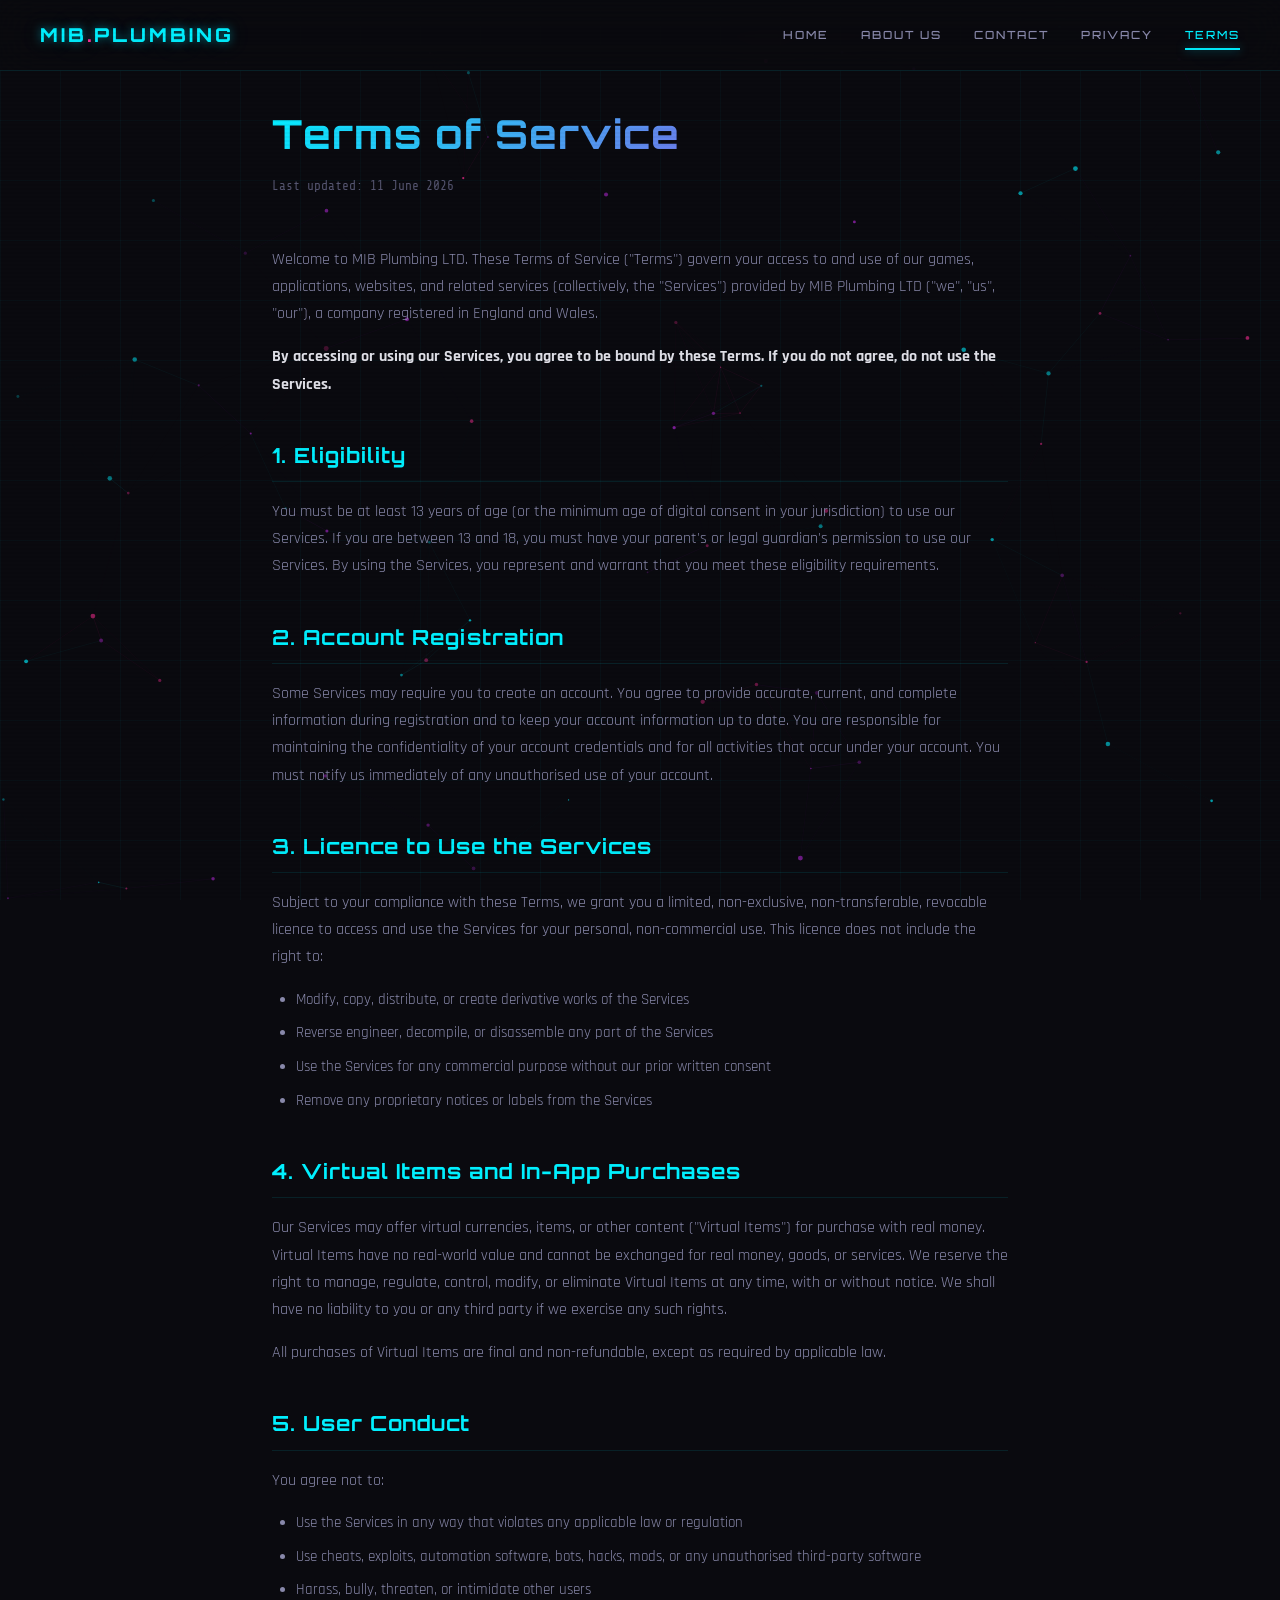
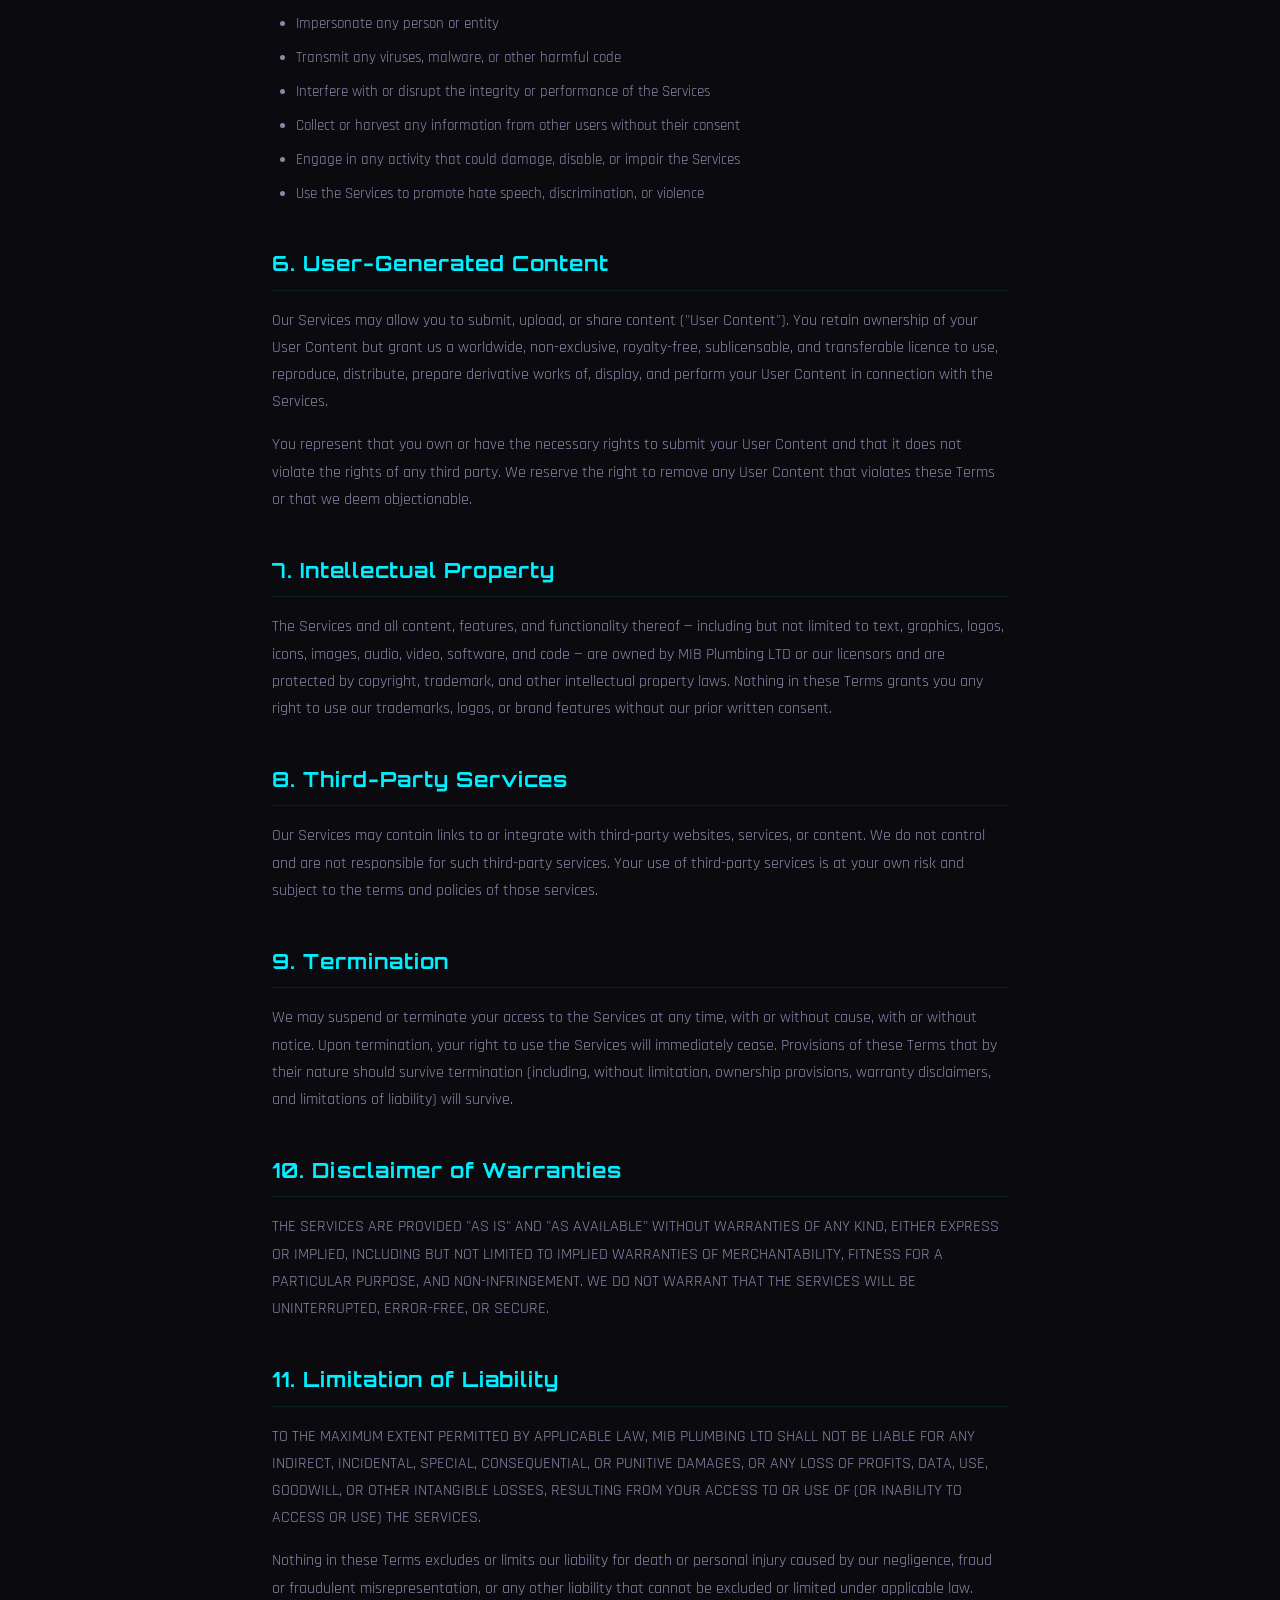
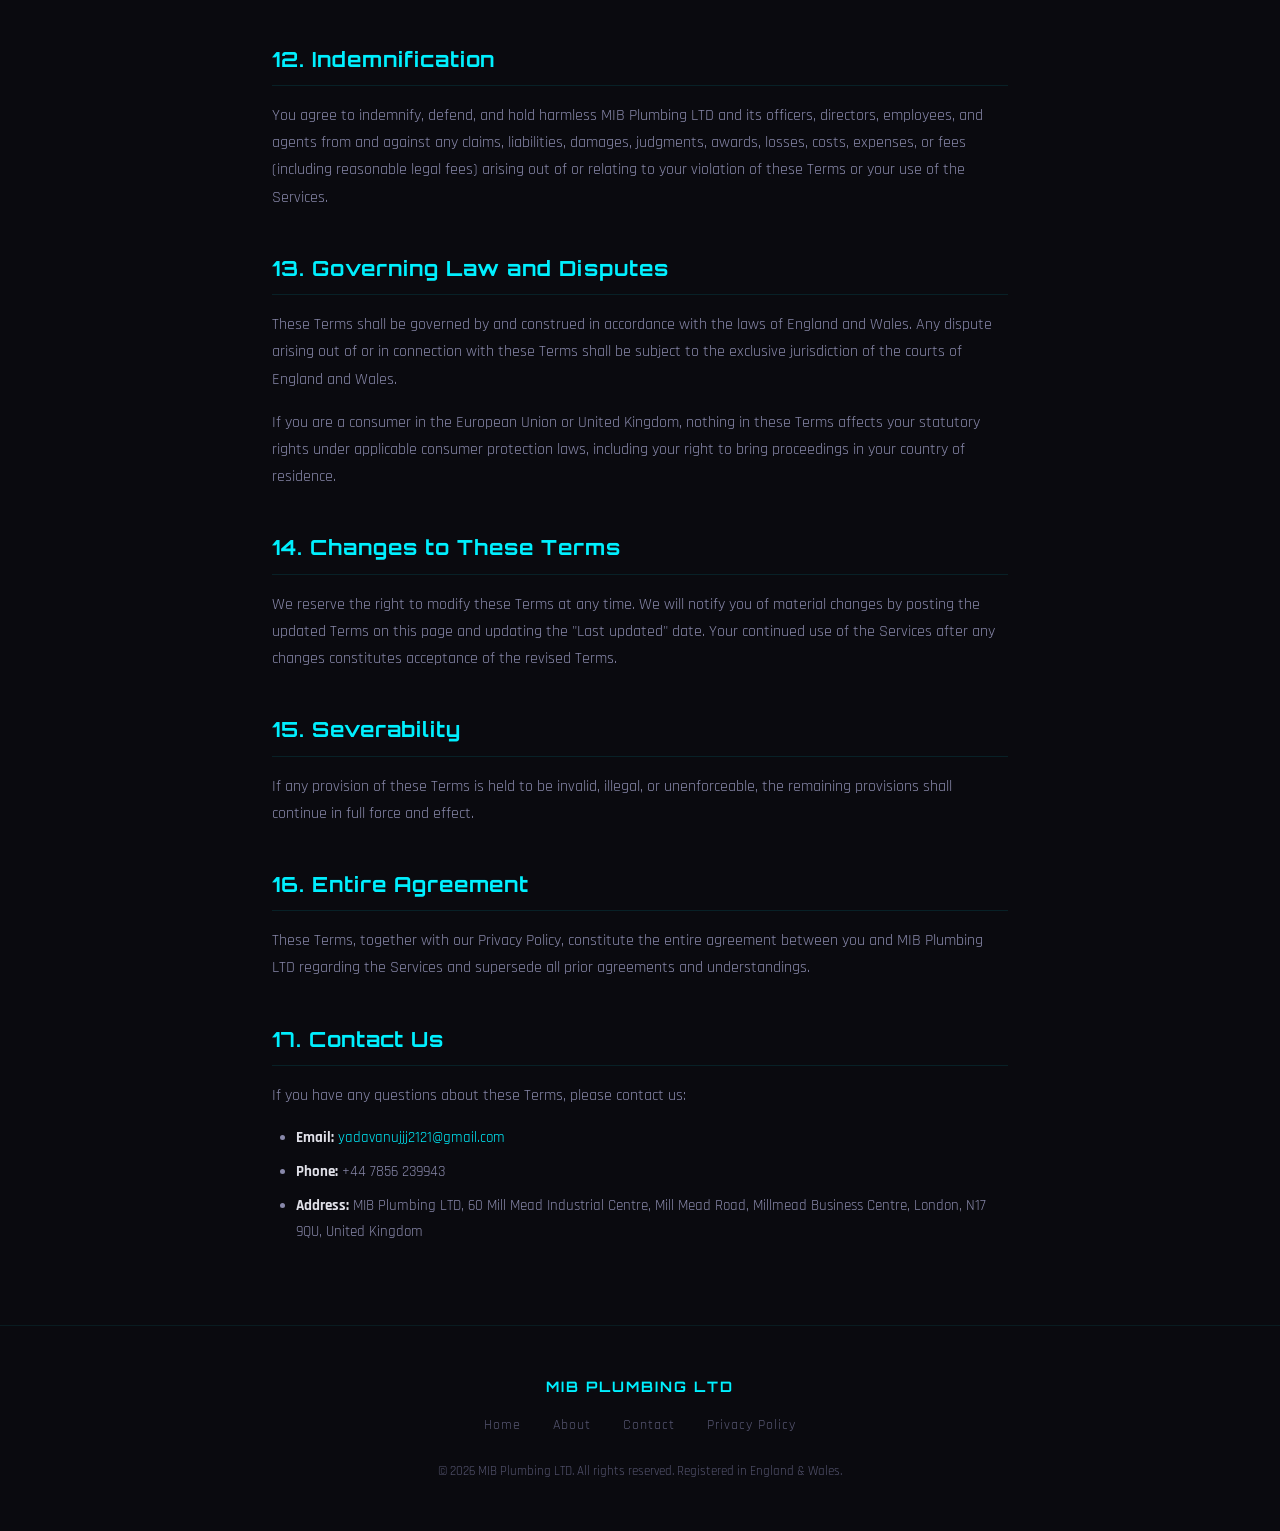
<file: terms.html>
<!DOCTYPE html>
<html lang="en">
<head>
  <meta charset="UTF-8">
  <meta name="viewport" content="width=device-width, initial-scale=1.0">
  <title>Terms of Service — MIB PLUMBING LTD</title>
  <meta name="description" content="Terms of Service for MIB Plumbing LTD games and services.">
  <link rel="stylesheet" href="css/style.css">
  <link rel="icon" type="image/svg+xml" href="data:image/svg+xml,<svg xmlns='http://www.w3.org/2000/svg' viewBox='0 0 32 32'><text y='28' font-size='28'>🎮</text></svg>">
</head>
<body>

<canvas id="particles-canvas"></canvas>

<!-- Navigation -->
<nav class="navbar">
  <div class="container">
    <a href="index.html" class="nav-logo">MIB<span>.</span>PLUMBING</a>
    <ul class="nav-links">
      <li><a href="index.html">Home</a></li>
      <li><a href="about.html">About Us</a></li>
      <li><a href="contact.html">Contact</a></li>
      <li><a href="privacy.html">Privacy</a></li>
      <li><a href="terms.html" class="active">Terms</a></li>
    </ul>
    <div class="hamburger" aria-label="Toggle navigation">
      <span></span><span></span><span></span>
    </div>
  </div>
</nav>

<!-- Content -->
<div class="legal-page">
  <div class="legal-content">
    <h1>Terms of Service</h1>
    <span class="legal-date">Last updated: 11 June 2026</span>

    <p>Welcome to MIB Plumbing LTD. These Terms of Service ("Terms") govern your access to and use of our games, applications, websites, and related services (collectively, the "Services") provided by MIB Plumbing LTD ("we", "us", "our"), a company registered in England and Wales.</p>
    <p><strong>By accessing or using our Services, you agree to be bound by these Terms. If you do not agree, do not use the Services.</strong></p>

    <h2>1. Eligibility</h2>
    <p>You must be at least 13 years of age (or the minimum age of digital consent in your jurisdiction) to use our Services. If you are between 13 and 18, you must have your parent's or legal guardian's permission to use our Services. By using the Services, you represent and warrant that you meet these eligibility requirements.</p>

    <h2>2. Account Registration</h2>
    <p>Some Services may require you to create an account. You agree to provide accurate, current, and complete information during registration and to keep your account information up to date. You are responsible for maintaining the confidentiality of your account credentials and for all activities that occur under your account. You must notify us immediately of any unauthorised use of your account.</p>

    <h2>3. Licence to Use the Services</h2>
    <p>Subject to your compliance with these Terms, we grant you a limited, non-exclusive, non-transferable, revocable licence to access and use the Services for your personal, non-commercial use. This licence does not include the right to:</p>
    <ul>
      <li>Modify, copy, distribute, or create derivative works of the Services</li>
      <li>Reverse engineer, decompile, or disassemble any part of the Services</li>
      <li>Use the Services for any commercial purpose without our prior written consent</li>
      <li>Remove any proprietary notices or labels from the Services</li>
    </ul>

    <h2>4. Virtual Items and In-App Purchases</h2>
    <p>Our Services may offer virtual currencies, items, or other content ("Virtual Items") for purchase with real money. Virtual Items have no real-world value and cannot be exchanged for real money, goods, or services. We reserve the right to manage, regulate, control, modify, or eliminate Virtual Items at any time, with or without notice. We shall have no liability to you or any third party if we exercise any such rights.</p>
    <p>All purchases of Virtual Items are final and non-refundable, except as required by applicable law.</p>

    <h2>5. User Conduct</h2>
    <p>You agree not to:</p>
    <ul>
      <li>Use the Services in any way that violates any applicable law or regulation</li>
      <li>Use cheats, exploits, automation software, bots, hacks, mods, or any unauthorised third-party software</li>
      <li>Harass, bully, threaten, or intimidate other users</li>
      <li>Impersonate any person or entity</li>
      <li>Transmit any viruses, malware, or other harmful code</li>
      <li>Interfere with or disrupt the integrity or performance of the Services</li>
      <li>Collect or harvest any information from other users without their consent</li>
      <li>Engage in any activity that could damage, disable, or impair the Services</li>
      <li>Use the Services to promote hate speech, discrimination, or violence</li>
    </ul>

    <h2>6. User-Generated Content</h2>
    <p>Our Services may allow you to submit, upload, or share content ("User Content"). You retain ownership of your User Content but grant us a worldwide, non-exclusive, royalty-free, sublicensable, and transferable licence to use, reproduce, distribute, prepare derivative works of, display, and perform your User Content in connection with the Services.</p>
    <p>You represent that you own or have the necessary rights to submit your User Content and that it does not violate the rights of any third party. We reserve the right to remove any User Content that violates these Terms or that we deem objectionable.</p>

    <h2>7. Intellectual Property</h2>
    <p>The Services and all content, features, and functionality thereof — including but not limited to text, graphics, logos, icons, images, audio, video, software, and code — are owned by MIB Plumbing LTD or our licensors and are protected by copyright, trademark, and other intellectual property laws. Nothing in these Terms grants you any right to use our trademarks, logos, or brand features without our prior written consent.</p>

    <h2>8. Third-Party Services</h2>
    <p>Our Services may contain links to or integrate with third-party websites, services, or content. We do not control and are not responsible for such third-party services. Your use of third-party services is at your own risk and subject to the terms and policies of those services.</p>

    <h2>9. Termination</h2>
    <p>We may suspend or terminate your access to the Services at any time, with or without cause, with or without notice. Upon termination, your right to use the Services will immediately cease. Provisions of these Terms that by their nature should survive termination (including, without limitation, ownership provisions, warranty disclaimers, and limitations of liability) will survive.</p>

    <h2>10. Disclaimer of Warranties</h2>
    <p>THE SERVICES ARE PROVIDED "AS IS" AND "AS AVAILABLE" WITHOUT WARRANTIES OF ANY KIND, EITHER EXPRESS OR IMPLIED, INCLUDING BUT NOT LIMITED TO IMPLIED WARRANTIES OF MERCHANTABILITY, FITNESS FOR A PARTICULAR PURPOSE, AND NON-INFRINGEMENT. WE DO NOT WARRANT THAT THE SERVICES WILL BE UNINTERRUPTED, ERROR-FREE, OR SECURE.</p>

    <h2>11. Limitation of Liability</h2>
    <p>TO THE MAXIMUM EXTENT PERMITTED BY APPLICABLE LAW, MIB PLUMBING LTD SHALL NOT BE LIABLE FOR ANY INDIRECT, INCIDENTAL, SPECIAL, CONSEQUENTIAL, OR PUNITIVE DAMAGES, OR ANY LOSS OF PROFITS, DATA, USE, GOODWILL, OR OTHER INTANGIBLE LOSSES, RESULTING FROM YOUR ACCESS TO OR USE OF (OR INABILITY TO ACCESS OR USE) THE SERVICES.</p>
    <p>Nothing in these Terms excludes or limits our liability for death or personal injury caused by our negligence, fraud or fraudulent misrepresentation, or any other liability that cannot be excluded or limited under applicable law.</p>

    <h2>12. Indemnification</h2>
    <p>You agree to indemnify, defend, and hold harmless MIB Plumbing LTD and its officers, directors, employees, and agents from and against any claims, liabilities, damages, judgments, awards, losses, costs, expenses, or fees (including reasonable legal fees) arising out of or relating to your violation of these Terms or your use of the Services.</p>

    <h2>13. Governing Law and Disputes</h2>
    <p>These Terms shall be governed by and construed in accordance with the laws of England and Wales. Any dispute arising out of or in connection with these Terms shall be subject to the exclusive jurisdiction of the courts of England and Wales.</p>
    <p>If you are a consumer in the European Union or United Kingdom, nothing in these Terms affects your statutory rights under applicable consumer protection laws, including your right to bring proceedings in your country of residence.</p>

    <h2>14. Changes to These Terms</h2>
    <p>We reserve the right to modify these Terms at any time. We will notify you of material changes by posting the updated Terms on this page and updating the "Last updated" date. Your continued use of the Services after any changes constitutes acceptance of the revised Terms.</p>

    <h2>15. Severability</h2>
    <p>If any provision of these Terms is held to be invalid, illegal, or unenforceable, the remaining provisions shall continue in full force and effect.</p>

    <h2>16. Entire Agreement</h2>
    <p>These Terms, together with our Privacy Policy, constitute the entire agreement between you and MIB Plumbing LTD regarding the Services and supersede all prior agreements and understandings.</p>

    <h2>17. Contact Us</h2>
    <p>If you have any questions about these Terms, please contact us:</p>
    <ul>
      <li><strong>Email:</strong> <a href="mailto:yadavanujjj2121@gmail.com">yadavanujjj2121@gmail.com</a></li>
      <li><strong>Phone:</strong> +44 7856 239943</li>
      <li><strong>Address:</strong> MIB Plumbing LTD, 60 Mill Mead Industrial Centre, Mill Mead Road, Millmead Business Centre, London, N17 9QU, United Kingdom</li>
    </ul>
  </div>
</div>

<!-- Footer -->
<footer class="footer">
  <div class="footer-content">
    <span class="footer-logo">MIB PLUMBING LTD</span>
    <div class="footer-links">
      <a href="index.html">Home</a>
      <a href="about.html">About</a>
      <a href="contact.html">Contact</a>
      <a href="privacy.html">Privacy Policy</a>
    </div>
    <p class="footer-copy">&copy; 2026 MIB Plumbing LTD. All rights reserved. Registered in England &amp; Wales.</p>
  </div>
</footer>

<script src="js/main.js"></script>
</body>
</html>
</file>
<file: css/style.css>
/* ========================================
   MIB PLUMBING LTD — Cyberpunk Theme
   ======================================== */

/* --- Fonts --- */
@import url('https://fonts.googleapis.com/css2?family=Orbitron:wght@400;500;600;700;800;900&family=Rajdhani:wght@300;400;500;600;700&family=Share+Tech+Mono&display=swap');

/* --- CSS Variables --- */
:root {
  --bg-primary: #0a0a0f;
  --bg-secondary: #12121a;
  --bg-card: rgba(18, 18, 30, 0.85);
  --neon-blue: #00f0ff;
  --neon-purple: #b829dd;
  --neon-pink: #ff2d95;
  --neon-green: #39ff14;
  --text-primary: #e0e0e8;
  --text-secondary: #8888aa;
  --text-dim: #555570;
  --glow-blue: 0 0 10px rgba(0, 240, 255, 0.5), 0 0 40px rgba(0, 240, 255, 0.15);
  --glow-purple: 0 0 10px rgba(184, 41, 221, 0.5), 0 0 40px rgba(184, 41, 221, 0.15);
  --glow-pink: 0 0 10px rgba(255, 45, 149, 0.5), 0 0 40px rgba(255, 45, 149, 0.15);
  --border-glow: 1px solid rgba(0, 240, 255, 0.15);
  --font-display: 'Orbitron', sans-serif;
  --font-body: 'Rajdhani', sans-serif;
  --font-mono: 'Share Tech Mono', monospace;
  --max-width: 1200px;
  --transition: 0.3s ease;
}

/* --- Reset --- */
*, *::before, *::after {
  margin: 0;
  padding: 0;
  box-sizing: border-box;
}

html {
  scroll-behavior: smooth;
  font-size: 16px;
}

body {
  font-family: var(--font-body);
  background: var(--bg-primary);
  color: var(--text-primary);
  line-height: 1.7;
  overflow-x: hidden;
  min-height: 100vh;
}

a {
  color: var(--neon-blue);
  text-decoration: none;
  transition: var(--transition);
}
a:hover {
  color: var(--neon-pink);
  text-shadow: var(--glow-pink);
}

h1, h2, h3, h4 {
  font-family: var(--font-display);
  font-weight: 700;
  letter-spacing: 1px;
}

/* --- Scanline Overlay --- */
body::before {
  content: '';
  position: fixed;
  top: 0; left: 0;
  width: 100%; height: 100%;
  background: repeating-linear-gradient(
    0deg,
    transparent,
    transparent 2px,
    rgba(0, 0, 0, 0.03) 2px,
    rgba(0, 0, 0, 0.03) 4px
  );
  pointer-events: none;
  z-index: 9999;
}

/* --- Grid Background --- */
body::after {
  content: '';
  position: fixed;
  top: 0; left: 0;
  width: 100%; height: 100%;
  background-image:
    linear-gradient(rgba(0, 240, 255, 0.03) 1px, transparent 1px),
    linear-gradient(90deg, rgba(0, 240, 255, 0.03) 1px, transparent 1px);
  background-size: 60px 60px;
  pointer-events: none;
  z-index: -1;
}

/* --- Navigation --- */
.navbar {
  position: fixed;
  top: 0; left: 0; right: 0;
  z-index: 1000;
  background: rgba(10, 10, 15, 0.9);
  backdrop-filter: blur(20px);
  border-bottom: 1px solid rgba(0, 240, 255, 0.1);
  padding: 0 2rem;
}

.navbar .container {
  max-width: var(--max-width);
  margin: 0 auto;
  display: flex;
  justify-content: space-between;
  align-items: center;
  height: 70px;
}

.nav-logo {
  font-family: var(--font-display);
  font-size: 1.2rem;
  font-weight: 800;
  color: var(--neon-blue);
  text-shadow: var(--glow-blue);
  letter-spacing: 3px;
  text-transform: uppercase;
}
.nav-logo span {
  color: var(--neon-pink);
  text-shadow: var(--glow-pink);
}

.nav-links {
  display: flex;
  list-style: none;
  gap: 2rem;
  align-items: center;
}

.nav-links a {
  font-family: var(--font-display);
  font-size: 0.7rem;
  font-weight: 500;
  color: var(--text-secondary);
  text-transform: uppercase;
  letter-spacing: 2px;
  padding: 0.5rem 0;
  position: relative;
  transition: var(--transition);
}
.nav-links a::after {
  content: '';
  position: absolute;
  bottom: 0; left: 0;
  width: 0; height: 2px;
  background: var(--neon-blue);
  box-shadow: var(--glow-blue);
  transition: width 0.3s ease;
}
.nav-links a:hover {
  color: var(--neon-blue);
  text-shadow: var(--glow-blue);
}
.nav-links a:hover::after {
  width: 100%;
}
.nav-links a.active {
  color: var(--neon-blue);
}
.nav-links a.active::after {
  width: 100%;
}

/* Hamburger */
.hamburger {
  display: none;
  flex-direction: column;
  cursor: pointer;
  gap: 5px;
}
.hamburger span {
  width: 25px;
  height: 2px;
  background: var(--neon-blue);
  transition: var(--transition);
}

/* --- Hero Section --- */
.hero {
  min-height: 100vh;
  display: flex;
  align-items: center;
  justify-content: center;
  text-align: center;
  padding: 6rem 2rem 4rem;
  position: relative;
  overflow: hidden;
}

.hero-bg {
  position: absolute;
  top: 0; left: 0;
  width: 100%; height: 100%;
  background:
    radial-gradient(ellipse at 20% 50%, rgba(184, 41, 221, 0.1) 0%, transparent 60%),
    radial-gradient(ellipse at 80% 50%, rgba(0, 240, 255, 0.08) 0%, transparent 60%),
    radial-gradient(ellipse at 50% 100%, rgba(255, 45, 149, 0.06) 0%, transparent 50%);
  z-index: 0;
}

.hero-content {
  position: relative;
  z-index: 1;
  max-width: 800px;
}

.hero-tag {
  font-family: var(--font-mono);
  font-size: 0.85rem;
  color: var(--neon-green);
  letter-spacing: 4px;
  text-transform: uppercase;
  margin-bottom: 1.5rem;
  opacity: 0.8;
}

.hero h1 {
  font-size: clamp(2.5rem, 6vw, 4.5rem);
  line-height: 1.1;
  margin-bottom: 1.5rem;
  background: linear-gradient(135deg, var(--neon-blue), var(--neon-purple), var(--neon-pink));
  -webkit-background-clip: text;
  -webkit-text-fill-color: transparent;
  background-clip: text;
}

.hero p {
  font-size: 1.15rem;
  color: var(--text-secondary);
  max-width: 600px;
  margin: 0 auto 2.5rem;
  line-height: 1.8;
}

.hero-cta {
  display: inline-flex;
  gap: 1rem;
  flex-wrap: wrap;
  justify-content: center;
}

/* --- Buttons --- */
.btn {
  font-family: var(--font-display);
  font-size: 0.75rem;
  font-weight: 600;
  letter-spacing: 2px;
  text-transform: uppercase;
  padding: 0.9rem 2.2rem;
  border: none;
  cursor: pointer;
  position: relative;
  overflow: hidden;
  transition: var(--transition);
}

.btn-primary {
  background: linear-gradient(135deg, var(--neon-blue), var(--neon-purple));
  color: #fff;
  clip-path: polygon(0 0, calc(100% - 12px) 0, 100% 12px, 100% 100%, 12px 100%, 0 calc(100% - 12px));
}
.btn-primary:hover {
  box-shadow: var(--glow-blue);
  transform: translateY(-2px);
  color: #fff;
}

.btn-outline {
  background: transparent;
  color: var(--neon-blue);
  border: 1px solid rgba(0, 240, 255, 0.3);
  clip-path: polygon(0 0, calc(100% - 12px) 0, 100% 12px, 100% 100%, 12px 100%, 0 calc(100% - 12px));
}
.btn-outline:hover {
  background: rgba(0, 240, 255, 0.08);
  border-color: var(--neon-blue);
  box-shadow: var(--glow-blue);
  color: var(--neon-blue);
}

/* --- Sections --- */
.section {
  padding: 6rem 2rem;
}

.container {
  max-width: var(--max-width);
  margin: 0 auto;
}

.section-header {
  text-align: center;
  margin-bottom: 4rem;
}

.section-tag {
  font-family: var(--font-mono);
  font-size: 0.8rem;
  color: var(--neon-purple);
  letter-spacing: 3px;
  text-transform: uppercase;
  margin-bottom: 1rem;
  display: block;
}

.section-header h2 {
  font-size: clamp(1.8rem, 4vw, 2.8rem);
  margin-bottom: 1rem;
  color: var(--text-primary);
}

.section-header p {
  color: var(--text-secondary);
  max-width: 600px;
  margin: 0 auto;
  font-size: 1.05rem;
}

/* --- Cards --- */
.card {
  background: var(--bg-card);
  border: var(--border-glow);
  padding: 2rem;
  position: relative;
  backdrop-filter: blur(10px);
  transition: var(--transition);
  clip-path: polygon(0 0, calc(100% - 16px) 0, 100% 16px, 100% 100%, 16px 100%, 0 calc(100% - 16px));
}
.card:hover {
  border-color: rgba(0, 240, 255, 0.3);
  box-shadow: var(--glow-blue);
  transform: translateY(-4px);
}

.card-icon {
  font-size: 2rem;
  margin-bottom: 1rem;
}

.card h3 {
  font-size: 1.1rem;
  margin-bottom: 0.8rem;
  color: var(--neon-blue);
}

.card p {
  color: var(--text-secondary);
  font-size: 0.95rem;
}

/* --- Feature Grid --- */
.feature-grid {
  display: grid;
  grid-template-columns: repeat(auto-fit, minmax(280px, 1fr));
  gap: 2rem;
}

/* --- Team Grid --- */
.team-grid {
  display: grid;
  grid-template-columns: repeat(auto-fit, minmax(250px, 1fr));
  gap: 2rem;
}

.team-card {
  text-align: center;
  padding: 2.5rem 2rem;
}

.team-avatar {
  width: 120px;
  height: 120px;
  margin: 0 auto 1.5rem;
  position: relative;
}

.team-avatar svg {
  width: 100%;
  height: 100%;
}

.team-card h3 {
  font-size: 1rem;
  margin-bottom: 0.3rem;
  color: var(--text-primary);
}

.team-role {
  font-family: var(--font-mono);
  font-size: 0.75rem;
  color: var(--neon-purple);
  letter-spacing: 2px;
  text-transform: uppercase;
  margin-bottom: 1rem;
  display: block;
}

.team-card p {
  color: var(--text-secondary);
  font-size: 0.9rem;
}

/* --- Contact --- */
.contact-grid {
  display: grid;
  grid-template-columns: repeat(auto-fit, minmax(280px, 1fr));
  gap: 2rem;
}

.contact-item {
  display: flex;
  gap: 1rem;
  align-items: flex-start;
  padding: 1.5rem;
}

.contact-icon {
  font-size: 1.5rem;
  color: var(--neon-blue);
  min-width: 40px;
  height: 40px;
  display: flex;
  align-items: center;
  justify-content: center;
  border: 1px solid rgba(0, 240, 255, 0.2);
  border-radius: 4px;
}

.contact-item h3 {
  font-size: 0.85rem;
  margin-bottom: 0.3rem;
  color: var(--neon-blue);
}

.contact-item p,
.contact-item a {
  font-size: 0.95rem;
  color: var(--text-secondary);
}

/* --- Legal Pages --- */
.legal-page {
  padding-top: 100px;
  padding-bottom: 4rem;
}

.legal-content {
  max-width: 800px;
  margin: 0 auto;
  padding: 0 2rem;
}

.legal-content h1 {
  font-size: clamp(1.8rem, 4vw, 2.5rem);
  margin-bottom: 0.5rem;
  background: linear-gradient(135deg, var(--neon-blue), var(--neon-purple));
  -webkit-background-clip: text;
  -webkit-text-fill-color: transparent;
  background-clip: text;
}

.legal-date {
  font-family: var(--font-mono);
  font-size: 0.8rem;
  color: var(--text-dim);
  margin-bottom: 3rem;
  display: block;
}

.legal-content h2 {
  font-size: 1.3rem;
  color: var(--neon-blue);
  margin-top: 2.5rem;
  margin-bottom: 1rem;
  padding-bottom: 0.5rem;
  border-bottom: 1px solid rgba(0, 240, 255, 0.1);
}

.legal-content h3 {
  font-size: 1.05rem;
  color: var(--text-primary);
  margin-top: 1.5rem;
  margin-bottom: 0.8rem;
}

.legal-content p {
  color: var(--text-secondary);
  margin-bottom: 1rem;
  font-size: 1rem;
}

.legal-content ul {
  color: var(--text-secondary);
  padding-left: 1.5rem;
  margin-bottom: 1rem;
}

.legal-content li {
  margin-bottom: 0.5rem;
  font-size: 0.95rem;
}

.legal-content strong {
  color: var(--text-primary);
}

/* --- Page Header (non-home pages) --- */
.page-header {
  padding: 120px 2rem 3rem;
  text-align: center;
  position: relative;
  overflow: hidden;
}

.page-header::before {
  content: '';
  position: absolute;
  top: 0; left: 0;
  width: 100%; height: 100%;
  background:
    radial-gradient(ellipse at 50% 0%, rgba(0, 240, 255, 0.08) 0%, transparent 60%);
}

.page-header h1 {
  font-size: clamp(2rem, 5vw, 3rem);
  background: linear-gradient(135deg, var(--neon-blue), var(--neon-purple));
  -webkit-background-clip: text;
  -webkit-text-fill-color: transparent;
  background-clip: text;
  position: relative;
}

.page-header p {
  color: var(--text-secondary);
  margin-top: 1rem;
  font-size: 1.05rem;
  position: relative;
}

/* --- Footer --- */
.footer {
  border-top: 1px solid rgba(0, 240, 255, 0.08);
  padding: 3rem 2rem;
  text-align: center;
}

.footer-content {
  max-width: var(--max-width);
  margin: 0 auto;
}

.footer-logo {
  font-family: var(--font-display);
  font-size: 0.9rem;
  font-weight: 700;
  color: var(--neon-blue);
  letter-spacing: 2px;
  margin-bottom: 1rem;
  display: block;
}

.footer-links {
  display: flex;
  justify-content: center;
  gap: 2rem;
  flex-wrap: wrap;
  margin-bottom: 1.5rem;
}

.footer-links a {
  font-size: 0.85rem;
  color: var(--text-dim);
  letter-spacing: 1px;
}
.footer-links a:hover {
  color: var(--neon-blue);
}

.footer-copy {
  font-size: 0.8rem;
  color: var(--text-dim);
}

/* --- Divider --- */
.neon-divider {
  width: 60px;
  height: 2px;
  background: linear-gradient(90deg, var(--neon-blue), var(--neon-purple));
  margin: 1rem auto;
  box-shadow: var(--glow-blue);
}

/* --- Particles Canvas --- */
#particles-canvas {
  position: fixed;
  top: 0; left: 0;
  width: 100%; height: 100%;
  z-index: -2;
  pointer-events: none;
}

/* --- Glitch Effect --- */
.glitch {
  position: relative;
}
.glitch::before,
.glitch::after {
  content: attr(data-text);
  position: absolute;
  top: 0; left: 0;
  width: 100%; height: 100%;
  background: var(--bg-primary);
  -webkit-background-clip: text;
  background-clip: text;
}
.glitch::before {
  animation: glitch-1 2s infinite linear alternate-reverse;
  clip-path: polygon(0 0, 100% 0, 100% 35%, 0 35%);
  -webkit-text-fill-color: transparent;
  background: linear-gradient(135deg, var(--neon-blue), var(--neon-purple), var(--neon-pink));
  -webkit-background-clip: text;
}
.glitch::after {
  animation: glitch-2 2s infinite linear alternate-reverse;
  clip-path: polygon(0 65%, 100% 65%, 100% 100%, 0 100%);
  -webkit-text-fill-color: transparent;
  background: linear-gradient(135deg, var(--neon-blue), var(--neon-purple), var(--neon-pink));
  -webkit-background-clip: text;
}

@keyframes glitch-1 {
  0%, 90%, 100% { transform: translate(0); }
  92% { transform: translate(-2px, 1px); }
  94% { transform: translate(2px, -1px); }
  96% { transform: translate(-1px, 2px); }
}
@keyframes glitch-2 {
  0%, 90%, 100% { transform: translate(0); }
  91% { transform: translate(2px, 1px); }
  93% { transform: translate(-2px, -1px); }
  95% { transform: translate(1px, -2px); }
}

/* --- Floating Animation --- */
@keyframes float {
  0%, 100% { transform: translateY(0); }
  50% { transform: translateY(-10px); }
}

.float {
  animation: float 4s ease-in-out infinite;
}

/* --- Fade In --- */
@keyframes fadeInUp {
  from {
    opacity: 0;
    transform: translateY(30px);
  }
  to {
    opacity: 1;
    transform: translateY(0);
  }
}

.fade-in {
  opacity: 0;
  animation: fadeInUp 0.8s ease forwards;
}

.fade-in-delay-1 { animation-delay: 0.2s; }
.fade-in-delay-2 { animation-delay: 0.4s; }
.fade-in-delay-3 { animation-delay: 0.6s; }

/* --- Responsive --- */
@media (max-width: 768px) {
  .hamburger {
    display: flex;
  }

  .nav-links {
    position: fixed;
    top: 70px;
    left: 0; right: 0;
    background: rgba(10, 10, 15, 0.98);
    flex-direction: column;
    padding: 2rem;
    gap: 1.5rem;
    transform: translateY(-120%);
    transition: transform 0.3s ease;
    border-bottom: 1px solid rgba(0, 240, 255, 0.1);
  }
  .nav-links.active {
    transform: translateY(0);
  }

  .hero h1 {
    font-size: 2rem;
  }

  .feature-grid,
  .team-grid,
  .contact-grid {
    grid-template-columns: 1fr;
  }

  .hero-cta {
    flex-direction: column;
    align-items: center;
  }
}
</file>
